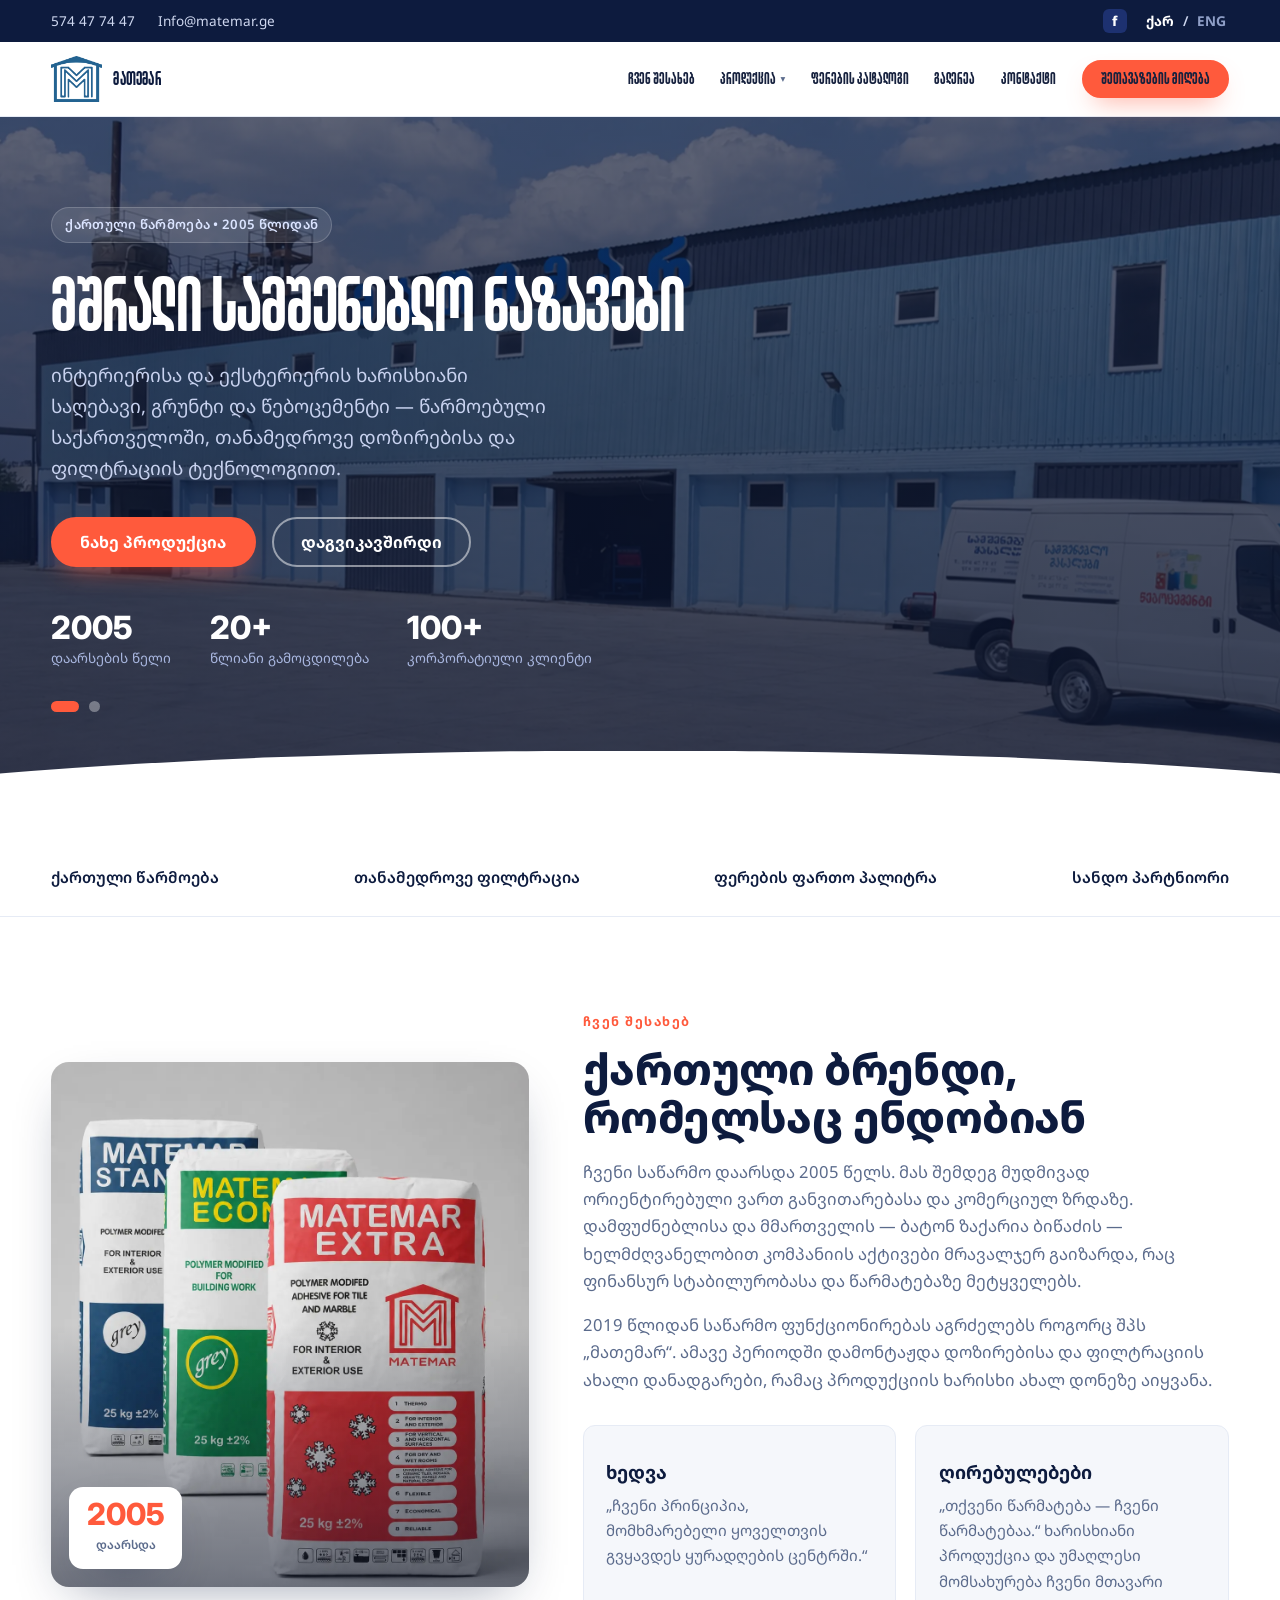
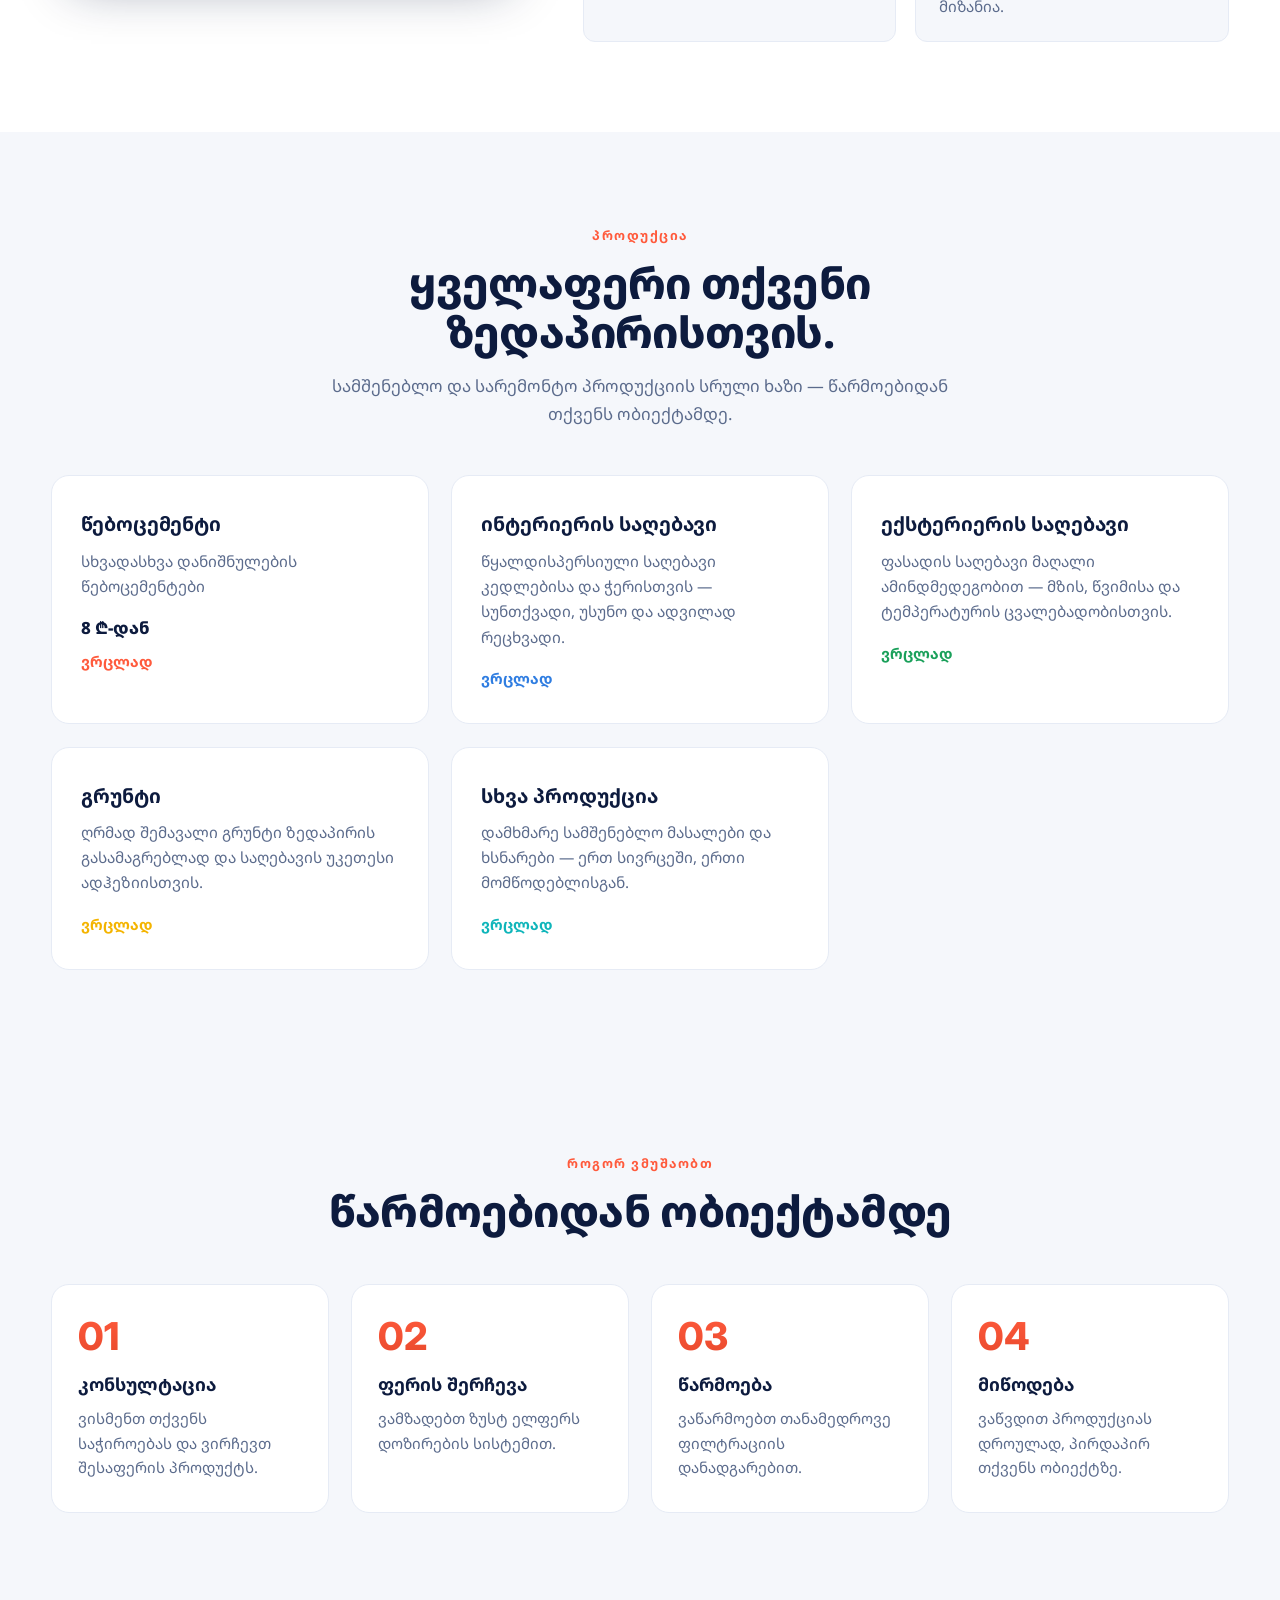
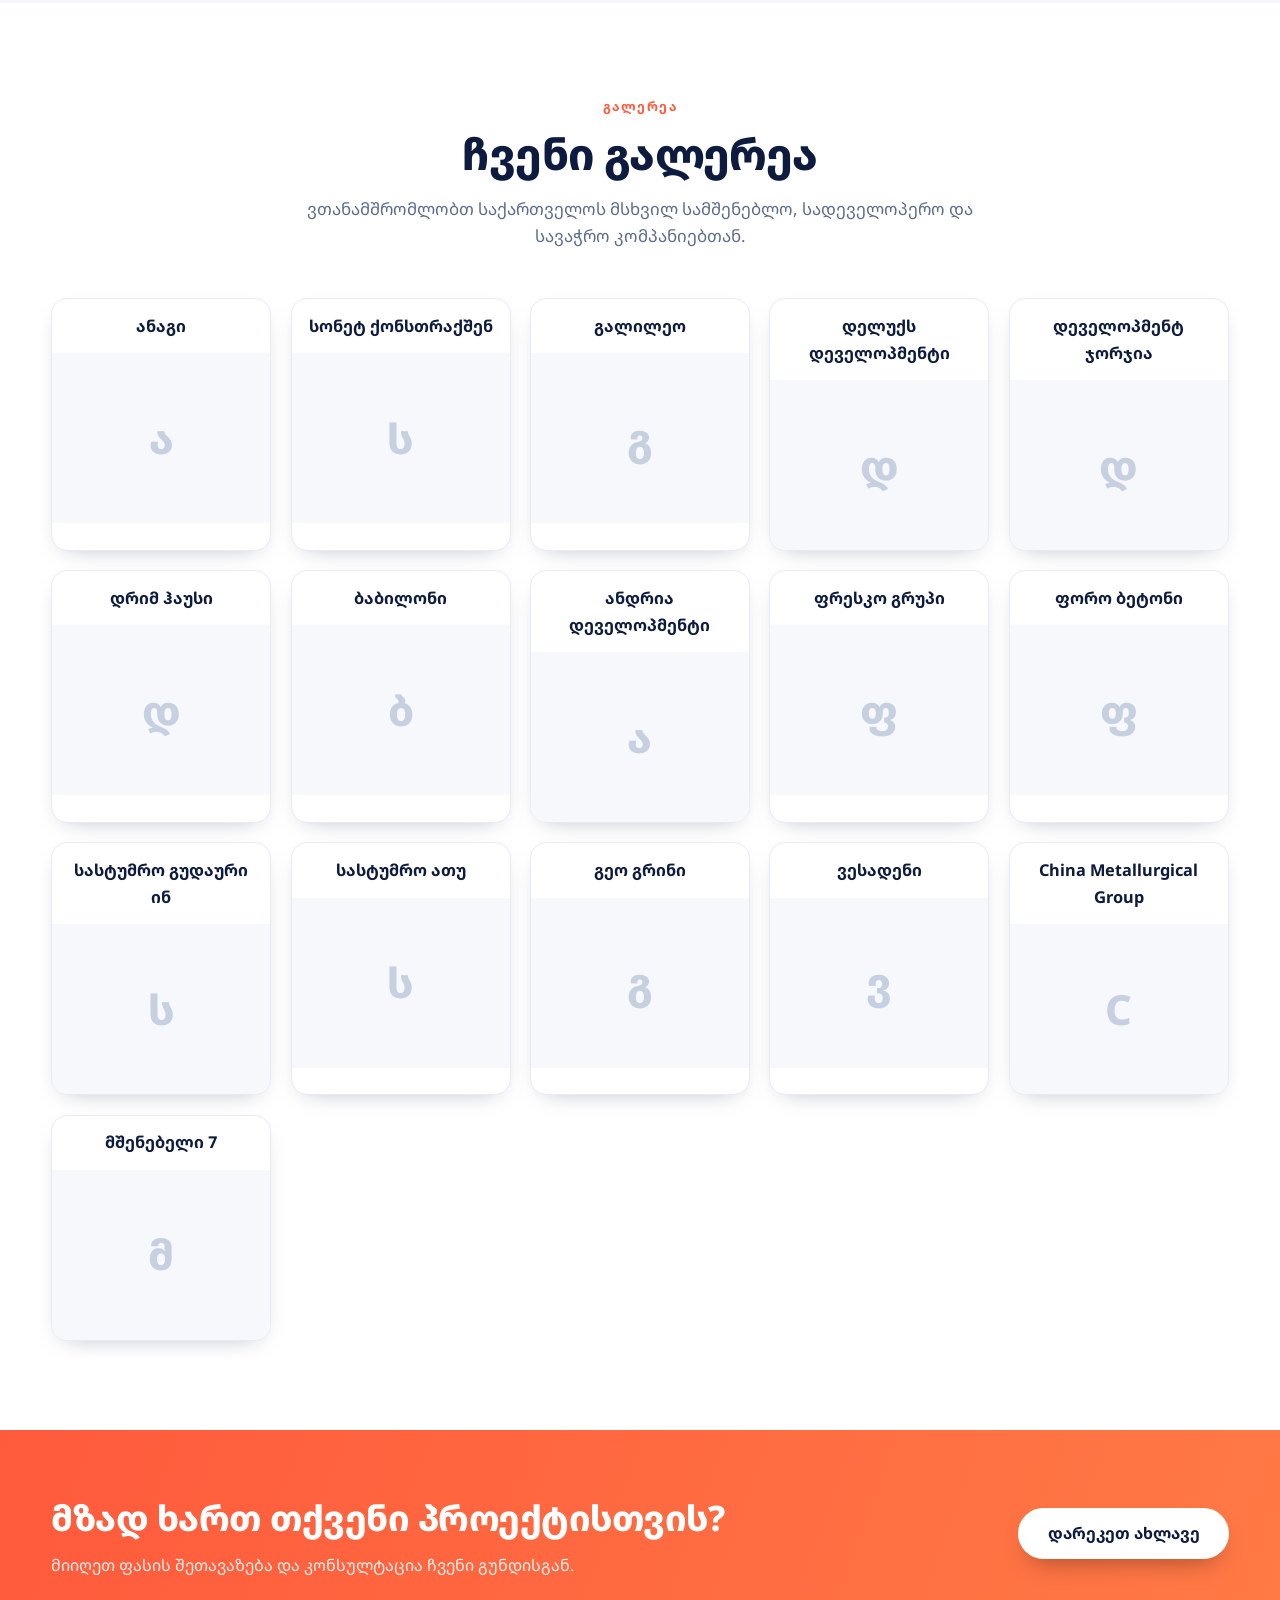
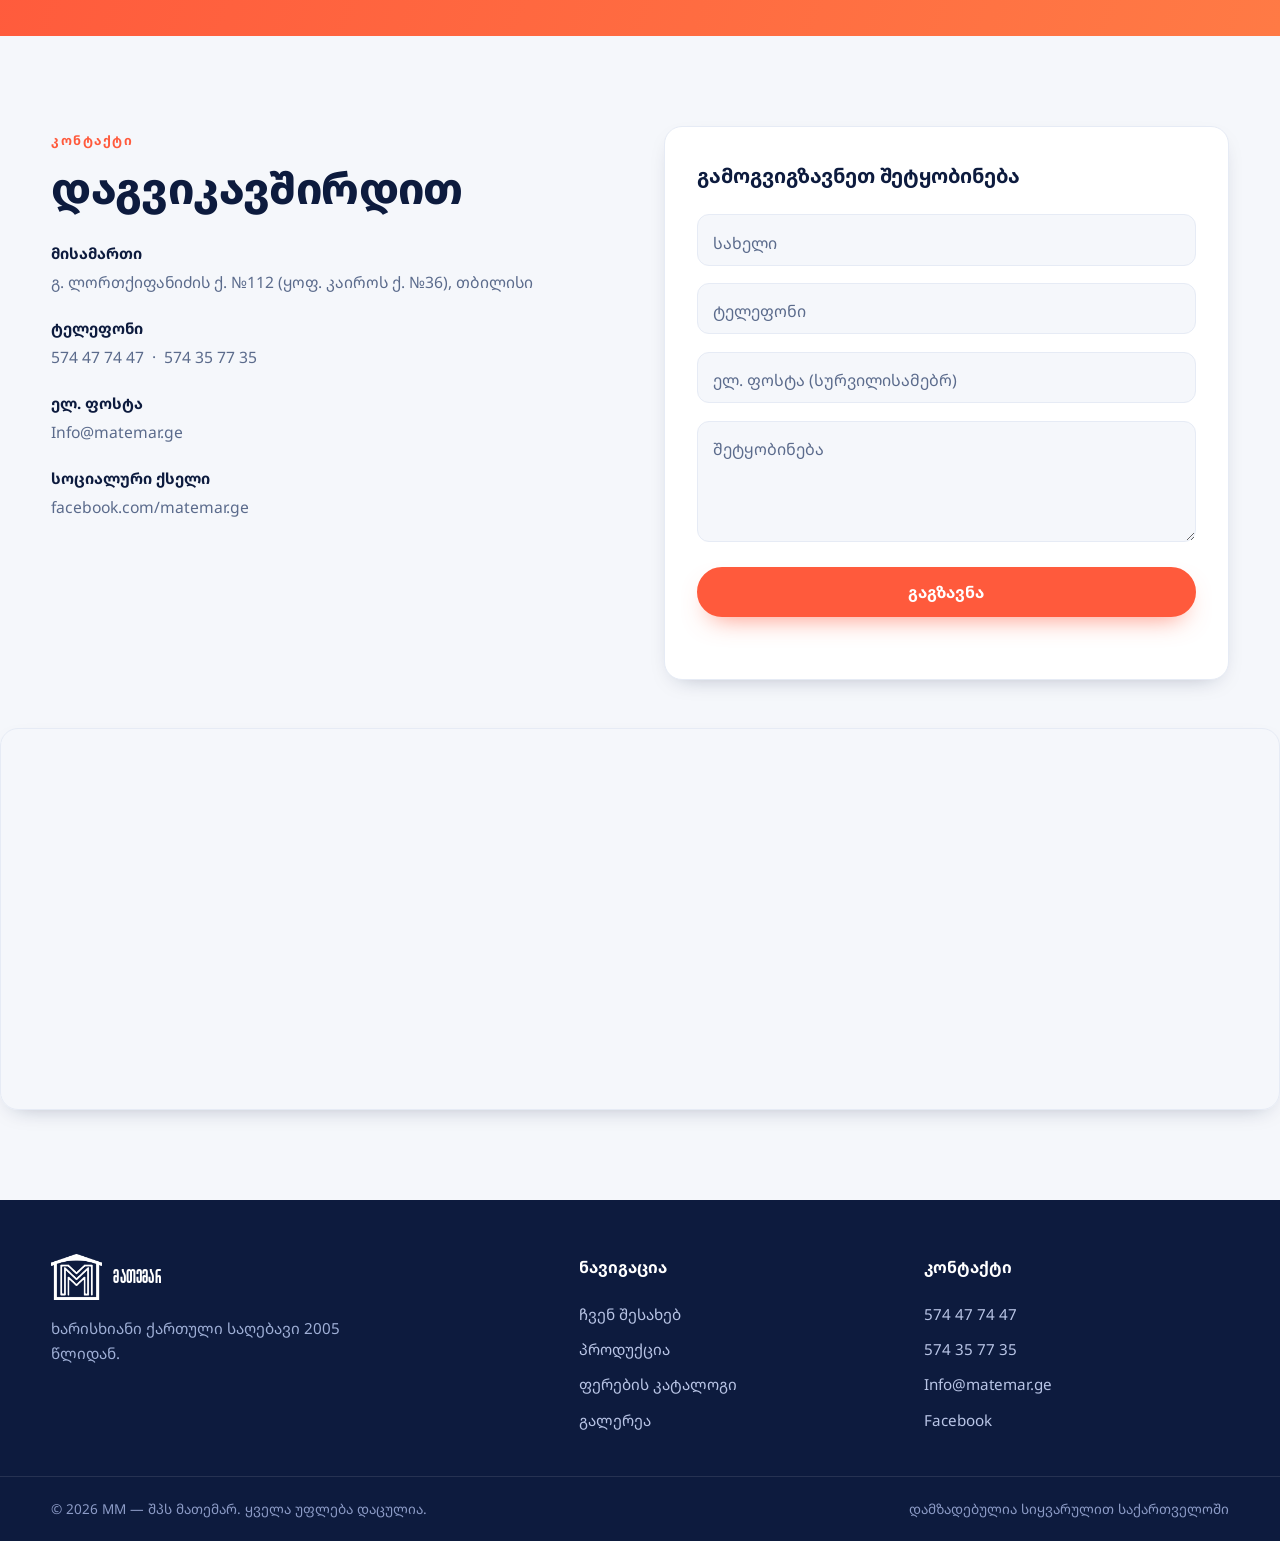
<file: index.html>
<!DOCTYPE html>
<html lang="ka">
<head>
  <meta charset="UTF-8" />
  <meta name="viewport" content="width=device-width, initial-scale=1.0" />
  <title>მათემარ — სარემონტო მასალები</title>
  <meta name="description" content="შპს მათემარ — საღებავების ქართული მწარმოებელი 2005 წლიდან. ინტერიერისა და ექსტერიერის საღებავი, გრუნტი, წებოცემენტი და ფერების კატალოგი. Matemar — Georgian paint manufacturer since 2005." />
  <meta name="keywords" content="მათემარ, matemar, საღებავი, paint Georgia, Tbilisi paint, ინტერიერის საღებავი, ექსტერიერის საღებავი, გრუნტი, წებოცემენტი" />
  <meta name="theme-color" content="#0d1b3e" />
  <meta name="google-site-verification" content="Fqoa4iBb0oe76447sRmeKRZ1xPJ2Bq_6P2Mer1EAq7A" />

  <!-- Open Graph -->
  <meta property="og:type" content="website" />
  <meta property="og:title" content="მათემარ — სარემონტო მასალები" />
  <meta property="og:description" content="ხარისხიანი ინტერიერისა და ექსტერიერის საღებავი, გრუნტი და წებოცემენტი. 2005 წლიდან." />
  <meta property="og:locale" content="ka_GE" />
  <meta property="og:url" content="https://matemar.ge/" />

  <link rel="preconnect" href="https://fonts.googleapis.com" />
  <link rel="preconnect" href="https://fonts.gstatic.com" crossorigin />
  <link href="https://fonts.googleapis.com/css2?family=Google+Sans:wght@400;500;700&family=Inter:wght@400;500;600;700;800&family=Noto+Sans+Georgian:wght@400;500;700&display=swap" rel="stylesheet" />
  <link rel="stylesheet" href="styles.css" />
  <link rel="icon" type="image/png" href="logo-mark.png" />

  <!-- Structured data for local business / SEO -->
  <script type="application/ld+json">
  {
    "@context": "https://schema.org",
    "@type": "LocalBusiness",
    "name": "Matemar / მათემარ",
    "description": "Georgian manufacturer of interior and exterior paints, primers and tile adhesive since 2005.",
    "image": "https://matemar.ge/assets/img/og.jpg",
    "url": "https://matemar.ge/",
    "telephone": "+995574477447",
    "email": "Info@matemar.ge",
    "foundingDate": "2005",
    "address": {
      "@type": "PostalAddress",
      "streetAddress": "G. Lortkipanidze St. №112 (former Cairo St. №36)",
      "addressLocality": "Tbilisi",
      "addressCountry": "GE"
    },
    "geo": {
      "@type": "GeoCoordinates",
      "latitude": 41.6796722,
      "longitude": 44.8901164
    }
  }
  </script>
</head>
<body>

  <!-- ===== Top bar ===== -->
  <div class="topbar">
    <div class="container topbar__inner">
      <div class="topbar__contacts">
        <a class="js-tel1" href="tel:+995574477447"><span class="js-phone1">574 47 74 47</span></a>
        <a class="js-mail" href="mailto:Info@matemar.ge"><span class="js-email">Info@matemar.ge</span></a>
      </div>
      <div class="topbar__right">
        <a class="topbar__social js-fb" href="https://facebook.com/matemar.ge" target="_blank" rel="noopener" aria-label="Facebook">f</a>
        <div class="lang" id="lang">
          <button class="lang__btn is-active" data-lang="ka">ქარ</button>
          <span>/</span>
          <button class="lang__btn" data-lang="en">ENG</button>
        </div>
      </div>
    </div>
  </div>

  <!-- ===== Header / Nav ===== -->
  <header class="header" id="header">
    <div class="container header__inner">
      <a href="#home" class="brand" aria-label="Matemar">
        <img class="brand__logo" src="logo-mark.png" alt="Matemar" width="51" height="46" />
        <span class="brand__text">
          <strong data-ka="მათემარ" data-en="MATEMAR">მათემარ</strong>
          <small data-ka="საღებავების მწარმოებელი" data-en="PAINT MANUFACTURER">საღებავების მწარმოებელი</small>
        </span>
      </a>

      <nav class="nav" id="nav">
        <a href="#about" data-key="nav.about" data-ka="ჩვენ შესახებ" data-en="About">ჩვენ შესახებ</a>
        <div class="nav__dd" id="productsDd">
          <a href="#products" class="nav__dd-toggle" data-key="nav.products" data-ka="პროდუქცია" data-en="Products">პროდუქცია</a>
          <span class="nav__caret" aria-hidden="true">▾</span>
          <div class="nav__menu" id="productsMenu"></div>
        </div>
        <a href="colors.html" data-key="nav.colors" data-ka="ფერები" data-en="Colors">ფერები</a>
        <a href="#clients" data-key="nav.clients" data-ka="კლიენტები" data-en="Clients">კლიენტები</a>
        <a href="#contact" data-key="nav.contact" data-ka="კონტაქტი" data-en="Contact">კონტაქტი</a>
        <a href="#contact" class="btn btn--sm nav__cta" data-key="nav.cta" data-ka="შეთავაზების მიღება" data-en="Get a quote">შეთავაზების მიღება</a>
      </nav>

      <button class="burger" id="burger" aria-label="Menu" aria-expanded="false">
        <span></span><span></span><span></span>
      </button>
    </div>
  </header>

  <!-- ===== Hero ===== -->
  <section class="hero" id="home">
    <div class="hero__paint" aria-hidden="true"></div>
    <div class="hero__slides" id="heroSlides" aria-hidden="true"></div>
    <div class="container hero__inner">
      <div class="hero__content">
        <span class="eyebrow" data-key="hero.eyebrow" data-ka="ქართული წარმოება • 2005 წლიდან" data-en="Georgian manufacturing • since 2005">ქართული წარმოება • 2005 წლიდან</span>
        <h1 class="hero__title">
          <span id="heroTitleMain" data-ka="ფერი, რომელიც" data-en="Color that">ფერი, რომელიც</span>
          <span class="hero__accent" id="heroTitleAccent" data-ka="რჩება" data-en="lasts">რჩება</span>
        </h1>
        <p class="hero__lead" id="heroLead" data-ka="ინტერიერისა და ექსტერიერის ხარისხიანი საღებავი, გრუნტი და წებოცემენტი — წარმოებული საქართველოში, თანამედროვე დოზირებისა და ფილტრაციის ტექნოლოგიით." data-en="High-quality interior and exterior paints, primers and tile adhesive — produced in Georgia with modern dosing and filtration technology.">
          ინტერიერისა და ექსტერიერის ხარისხიანი საღებავი, გრუნტი და წებოცემენტი — წარმოებული საქართველოში, თანამედროვე დოზირებისა და ფილტრაციის ტექნოლოგიით.
        </p>
        <div class="hero__actions">
          <a href="#products" class="btn" data-ka="ნახე პროდუქცია" data-en="View products">ნახე პროდუქცია</a>
          <a href="tel:+995574477447" class="btn btn--ghost js-tel1" data-ka="დაგვიკავშირდი" data-en="Contact us">დაგვიკავშირდი</a>
        </div>

        <div class="hero__stats">
          <div class="stat">
            <strong data-key="stats.v1" data-ka="2005" data-en="2005">2005</strong>
            <span data-key="stats.l1" data-ka="დაარსების წელი" data-en="Established">დაარსების წელი</span>
          </div>
          <div class="stat">
            <strong data-key="stats.v2" data-ka="20+" data-en="20+">20+</strong>
            <span data-key="stats.l2" data-ka="წლიანი გამოცდილება" data-en="Years of experience">წლიანი გამოცდილება</span>
          </div>
          <div class="stat">
            <strong data-key="stats.v3" data-ka="50+" data-en="50+">50+</strong>
            <span data-key="stats.l3" data-ka="კორპორატიული კლიენტი" data-en="Corporate clients">კორპორატიული კლიენტი</span>
          </div>
        </div>
        <div class="hero__dots" id="heroDots"></div>
      </div>
    </div>
    <div class="hero__wave" aria-hidden="true"></div>
  </section>

  <!-- ===== Trust strip ===== -->
  <section class="trust">
    <div class="container trust__inner">
      <span class="trust__item" data-key="trust.i1" data-ka="ქართული წარმოება" data-en="Made in Georgia">ქართული წარმოება</span>
      <span class="trust__item" data-key="trust.i2" data-ka="თანამედროვე ფილტრაცია" data-en="Modern filtration">თანამედროვე ფილტრაცია</span>
      <span class="trust__item" data-key="trust.i3" data-ka="ფერების ფართო პალიტრა" data-en="Wide color palette">ფერების ფართო პალიტრა</span>
      <span class="trust__item" data-key="trust.i4" data-ka="სანდო პარტნიორი" data-en="Trusted partner">სანდო პარტნიორი</span>
    </div>
  </section>

  <!-- ===== About ===== -->
  <section class="section about" id="about">
    <div class="container about__grid">
      <div class="about__media">
        <div class="about__img" id="aboutImg">
          <div class="about__badge">
            <strong>2005</strong>
            <span data-ka="დაარსდა" data-en="Founded">დაარსდა</span>
          </div>
          <div class="about__palette" aria-hidden="true">
            <span style="--c:#ff5a3c"></span>
            <span style="--c:#f4b400"></span>
            <span style="--c:#1aa05a"></span>
            <span style="--c:#2f7de1"></span>
            <span style="--c:#8a4dd6"></span>
          </div>
        </div>
      </div>
      <div class="about__content">
        <span class="kicker" data-key="about.kicker" data-ka="ჩვენ შესახებ" data-en="About us">ჩვენ შესახებ</span>
        <h2 class="section__title" data-key="about.title" data-ka="ქართული ბრენდი, რომელსაც ენდობიან" data-en="A Georgian brand people trust">ქართული ბრენდი, რომელსაც ენდობიან</h2>
        <p id="aboutP1" data-ka="ჩვენი საწარმო დაარსდა 2005 წელს. მას შემდეგ მუდმივად ორიენტირებული ვართ განვითარებასა და კომერციულ ზრდაზე. დამფუძნებლისა და მმართველის — ბატონ ზაქარია ბიწაძის — ხელმძღვანელობით კომპანიის აქტივები მრავალჯერ გაიზარდა, რაც ფინანსურ სტაბილურობასა და წარმატებაზე მეტყველებს." data-en="Our enterprise was founded in 2005. Since then we have been consistently focused on development and commercial growth. Under the leadership of founder and managing director Mr. Zakaria Bitsadze, the company's assets have multiplied many times over — a clear sign of financial stability and success.">
          ჩვენი საწარმო დაარსდა 2005 წელს. მას შემდეგ მუდმივად ორიენტირებული ვართ განვითარებასა და კომერციულ ზრდაზე. დამფუძნებლისა და მმართველის — ბატონ ზაქარია ბიწაძის — ხელმძღვანელობით კომპანიის აქტივები მრავალჯერ გაიზარდა, რაც ფინანსურ სტაბილურობასა და წარმატებაზე მეტყველებს.
        </p>
        <p id="aboutP2" data-ka="2019 წლიდან საწარმო ფუნქციონირებას აგრძელებს როგორც შპს „მათემარ“. ამავე პერიოდში დამონტაჟდა დოზირებისა და ფილტრაციის ახალი დანადგარები, რამაც პროდუქციის ხარისხი ახალ დონეზე აიყვანა." data-en="Since 2019 the enterprise has operated as LLC “Matemar”. During the same period we installed new dosing and filtration equipment, taking product quality to a new level.">
          2019 წლიდან საწარმო ფუნქციონირებას აგრძელებს როგორც შპს „მათემარ“. ამავე პერიოდში დამონტაჟდა დოზირებისა და ფილტრაციის ახალი დანადგარები, რამაც პროდუქციის ხარისხი ახალ დონეზე აიყვანა.
        </p>

        <div class="vv">
          <div class="vv__card">
            <h3 data-key="about.visionTitle" data-ka="ხედვა" data-en="Vision">ხედვა</h3>
            <p id="visionText" data-ka="„ჩვენი პრინციპია, მომხმარებელი ყოველთვის გვყავდეს ყურადღების ცენტრში.“" data-en="“Our principle is to always keep the customer at the center of attention.”">„ჩვენი პრინციპია, მომხმარებელი ყოველთვის გვყავდეს ყურადღების ცენტრში.“</p>
          </div>
          <div class="vv__card">
            <h3 data-key="about.valuesTitle" data-ka="ღირებულებები" data-en="Values">ღირებულებები</h3>
            <p id="valuesText" data-ka="„თქვენი წარმატება — ჩვენი წარმატებაა.“ ხარისხიანი პროდუქცია და უმაღლესი მომსახურება ჩვენი მთავარი მიზანია." data-en="“Your success is our success.” Quality products and excellent service are our primary goal.">„თქვენი წარმატება — ჩვენი წარმატებაა.“ ხარისხიანი პროდუქცია და უმაღლესი მომსახურება ჩვენი მთავარი მიზანია.</p>
          </div>
        </div>
      </div>
    </div>
  </section>

  <!-- ===== Products ===== -->
  <section class="section products" id="products">
    <div class="container">
      <div class="section__head">
        <span class="kicker" data-key="products.kicker" data-ka="პროდუქცია" data-en="Products">პროდუქცია</span>
        <h2 class="section__title" data-key="products.title" data-ka="ყველაფერი თქვენი ზედაპირისთვის" data-en="Everything for your surface">ყველაფერი თქვენი ზედაპირისთვის</h2>
        <p class="section__sub" data-key="products.sub" data-ka="სამშენებლო და სარემონტო პროდუქციის სრული ხაზი — წარმოებიდან თქვენს ობიექტამდე." data-en="A full line of construction and renovation products — from our facility straight to your project.">სამშენებლო და სარემონტო პროდუქციის სრული ხაზი — წარმოებიდან თქვენს ობიექტამდე.</p>
      </div>

      <div class="products__grid" id="productsGrid">
        <article class="pcard" style="--accent:#2f7de1">
          <h3 data-ka="ინტერიერის საღებავი" data-en="Interior paint">ინტერიერის საღებავი</h3>
          <p data-ka="წყალდისპერსიული საღებავი კედლებისა და ჭერისთვის — სუნთქვადი, უსუნო და ადვილად დასაბანი." data-en="Water-based paint for walls and ceilings — breathable, odorless and easy to clean.">წყალდისპერსიული საღებავი კედლებისა და ჭერისთვის — სუნთქვადი, უსუნო და ადვილად დასაბანი.</p>
        </article>

        <article class="pcard" style="--accent:#1aa05a">
          <h3 data-ka="ექსტერიერის საღებავი" data-en="Exterior paint">ექსტერიერის საღებავი</h3>
          <p data-ka="ფასადის საღებავი მაღალი ამინდმედეგობით — მზის, წვიმისა და ტემპერატურის ცვალებადობისთვის." data-en="Façade paint with high weather resistance — built for sun, rain and temperature swings.">ფასადის საღებავი მაღალი ამინდმედეგობით — მზის, წვიმისა და ტემპერატურის ცვალებადობისთვის.</p>
        </article>

        <article class="pcard" style="--accent:#f4b400">
          <h3 data-ka="გრუნტი" data-en="Primer">გრუნტი</h3>
          <p data-ka="ღრმად შემავალი გრუნტი ზედაპირის გასამაგრებლად და საღებავის უკეთესი ადჰეზიისთვის." data-en="Deep-penetrating primer that strengthens the surface and improves paint adhesion.">ღრმად შემავალი გრუნტი ზედაპირის გასამაგრებლად და საღებავის უკეთესი ადჰეზიისთვის.</p>
        </article>

        <article class="pcard" style="--accent:#ff5a3c">
          <h3 data-ka="წებოცემენტი" data-en="Tile adhesive">წებოცემენტი</h3>
          <p data-ka="ფილისა და კერამიკული ფილების საიმედო წებოცემენტი მაღალი შეჭიდულობით." data-en="Reliable adhesive cement for tiles and ceramics with strong bonding strength.">ფილისა და კერამიკული ფილების საიმედო წებოცემენტი მაღალი შეჭიდულობით.</p>
        </article>

        <article class="pcard" style="--accent:#8a4dd6">
          <h3 data-ka="ფერების კატალოგი" data-en="Color catalog">ფერების კატალოგი</h3>
          <p data-ka="ასობით ელფერი — ვამზადებთ თქვენთვის სასურველ ფერს ზუსტი დოზირების სისტემით." data-en="Hundreds of shades — we mix the exact color you want with our precise tinting system.">ასობით ელფერი — ვამზადებთ თქვენთვის სასურველ ფერს ზუსტი დოზირების სისტემით.</p>
        </article>

        <article class="pcard" style="--accent:#0fb5ba">
          <h3 data-ka="სხვა პროდუქცია" data-en="Other products">სხვა პროდუქცია</h3>
          <p data-ka="დამხმარე სამშენებლო მასალები და ხსნარები — ერთ სივრცეში, ერთი მომწოდებლისგან." data-en="Auxiliary construction materials and solutions — all in one place, from a single supplier.">დამხმარე სამშენებლო მასალები და ხსნარები — ერთ სივრცეში, ერთი მომწოდებლისგან.</p>
        </article>
      </div>
    </div>
  </section>

  <!-- ===== Process ===== -->
  <section class="section process">
    <div class="container">
      <div class="section__head">
        <span class="kicker" data-key="process.kicker" data-ka="როგორ ვმუშაობთ" data-en="How we work">როგორ ვმუშაობთ</span>
        <h2 class="section__title" data-key="process.title" data-ka="წარმოებიდან ობიექტამდე" data-en="From production to your site">წარმოებიდან ობიექტამდე</h2>
      </div>
      <div class="steps">
        <div class="step">
          <span class="step__num">01</span>
          <h3 data-key="process.s1t" data-ka="კონსულტაცია" data-en="Consultation">კონსულტაცია</h3>
          <p data-key="process.s1d" data-ka="ვისმენთ თქვენს საჭიროებას და ვირჩევთ შესაფერის პროდუქტს." data-en="We listen to your needs and choose the right product.">ვისმენთ თქვენს საჭიროებას და ვირჩევთ შესაფერის პროდუქტს.</p>
        </div>
        <div class="step">
          <span class="step__num">02</span>
          <h3 data-key="process.s2t" data-ka="ფერის შერჩევა" data-en="Color selection">ფერის შერჩევა</h3>
          <p data-key="process.s2d" data-ka="ვამზადებთ ზუსტ ელფერს დოზირების სისტემით." data-en="We mix the exact shade with our tinting system.">ვამზადებთ ზუსტ ელფერს დოზირების სისტემით.</p>
        </div>
        <div class="step">
          <span class="step__num">03</span>
          <h3 data-key="process.s3t" data-ka="წარმოება" data-en="Production">წარმოება</h3>
          <p data-key="process.s3d" data-ka="ვაწარმოებთ თანამედროვე ფილტრაციის დანადგარებით." data-en="We produce using modern filtration equipment.">ვაწარმოებთ თანამედროვე ფილტრაციის დანადგარებით.</p>
        </div>
        <div class="step">
          <span class="step__num">04</span>
          <h3 data-key="process.s4t" data-ka="მიწოდება" data-en="Delivery">მიწოდება</h3>
          <p data-key="process.s4d" data-ka="ვაწვდით პროდუქციას დროულად, პირდაპირ თქვენს ობიექტზე." data-en="We deliver on time, straight to your project.">ვაწვდით პროდუქციას დროულად, პირდაპირ თქვენს ობიექტზე.</p>
        </div>
      </div>
    </div>
  </section>

  <!-- ===== Clients ===== -->
  <section class="section clients" id="clients">
    <div class="container">
      <div class="section__head">
        <span class="kicker" data-key="clients.kicker" data-ka="კლიენტები & პარტნიორები" data-en="Clients & partners">კლიენტები & პარტნიორები</span>
        <h2 class="section__title" data-key="clients.title" data-ka="გვენდობიან წამყვანი კომპანიები" data-en="Trusted by leading companies">გვენდობიან წამყვანი კომპანიები</h2>
        <p class="section__sub" data-key="clients.sub" data-ka="ვთანამშრომლობთ საქართველოს მსხვილ სამშენებლო, სადეველოპერო და სავაჭრო კომპანიებთან." data-en="We work with Georgia's largest construction, development and retail companies.">ვთანამშრომლობთ საქართველოს მსხვილ სამშენებლო, სადეველოპერო და სავაჭრო კომპანიებთან.</p>
      </div>
      <div class="gallery-grid" id="clientLogos"></div>
    </div>
  </section>

  <!-- ===== CTA ===== -->
  <section class="cta">
    <div class="container cta__inner">
      <div>
        <h2 data-key="cta.title" data-ka="მზად ხართ თქვენი პროექტისთვის?" data-en="Ready to start your project?">მზად ხართ თქვენი პროექტისთვის?</h2>
        <p data-key="cta.text" data-ka="მიიღეთ ფასის შეთავაზება და კონსულტაცია ჩვენი გუნდისგან." data-en="Get a price quote and a consultation from our team.">მიიღეთ ფასის შეთავაზება და კონსულტაცია ჩვენი გუნდისგან.</p>
      </div>
      <a href="tel:+995574477447" class="btn btn--light" data-key="cta.btn" data-ka="დარეკეთ ახლავე" data-en="Call now">დარეკეთ ახლავე</a>
    </div>
  </section>

  <!-- ===== Contact ===== -->
  <section class="section contact" id="contact">
    <div class="container contact__grid">
      <div class="contact__info">
        <span class="kicker" data-key="contact.kicker" data-ka="კონტაქტი" data-en="Contact">კონტაქტი</span>
        <h2 class="section__title" data-key="contact.title" data-ka="დაგვიკავშირდით" data-en="Get in touch">დაგვიკავშირდით</h2>

        <ul class="contact__list">
          <li>
            <div>
              <strong data-ka="მისამართი" data-en="Address">მისამართი</strong>
              <span id="contactAddress" data-ka="გ. ლორთქიფანიძის ქ. №112 (ყოფ. კაიროს ქ. №36), თბილისი" data-en="G. Lortkipanidze St. №112 (former Cairo St. №36), Tbilisi">გ. ლორთქიფანიძის ქ. №112 (ყოფ. კაიროს ქ. №36), თბილისი</span>
            </div>
          </li>
          <li>
            <div>
              <strong data-ka="ტელეფონი" data-en="Phone">ტელეფონი</strong>
              <span><a class="js-tel1" href="tel:+995574477447"><span class="js-phone1">574 47 74 47</span></a> &nbsp;·&nbsp; <a class="js-tel2" href="tel:+995574357735"><span class="js-phone2">574 35 77 35</span></a></span>
            </div>
          </li>
          <li>
            <div>
              <strong data-ka="ელ. ფოსტა" data-en="Email">ელ. ფოსტა</strong>
              <span><a class="js-mail" href="mailto:Info@matemar.ge"><span class="js-email">Info@matemar.ge</span></a></span>
            </div>
          </li>
          <li>
            <div>
              <strong data-ka="სოციალური ქსელი" data-en="Social">სოციალური ქსელი</strong>
              <span><a class="js-fb" href="https://facebook.com/matemar.ge" target="_blank" rel="noopener">facebook.com/matemar.ge</a></span>
            </div>
          </li>
        </ul>
      </div>

      <div class="contact__form-wrap">
        <form class="contact__form" id="contactForm" novalidate>
          <h3 data-key="contact.formHeading" data-ka="გამოგვიგზავნეთ შეტყობინება" data-en="Send us a message">გამოგვიგზავნეთ შეტყობინება</h3>
          <div class="field">
            <input type="text" id="name" name="name" required placeholder=" " />
            <label for="name" data-ka="სახელი" data-en="Name">სახელი</label>
          </div>
          <div class="field">
            <input type="tel" id="phone" name="phone" required placeholder=" " />
            <label for="phone" data-ka="ტელეფონი" data-en="Phone">ტელეფონი</label>
          </div>
          <div class="field">
            <input type="email" id="email" name="email" placeholder=" " />
            <label for="email" data-ka="ელ. ფოსტა (სურვილისამებრ)" data-en="Email (optional)">ელ. ფოსტა (სურვილისამებრ)</label>
          </div>
          <div class="field">
            <textarea id="message" name="message" rows="4" placeholder=" "></textarea>
            <label for="message" data-ka="შეტყობინება" data-en="Message">შეტყობინება</label>
          </div>
          <button type="submit" class="btn btn--full" data-ka="გაგზავნა" data-en="Send">გაგზავნა</button>
          <p class="form__hint" id="formHint" role="status" aria-live="polite"></p>
        </form>
      </div>
    </div>

    <div class="map">
      <iframe
        title="Matemar location"
        src="https://www.google.com/maps?q=41.6796722,44.8901164&z=16&output=embed"
        width="100%" height="380" style="border:0;" loading="lazy" referrerpolicy="no-referrer-when-downgrade"></iframe>
    </div>
  </section>

  <!-- ===== Footer ===== -->
  <footer class="footer">
    <div class="container footer__inner">
      <div class="footer__brand">
        <a href="#home" class="brand brand--light">
          <img class="brand__logo" src="logo-mark.png" alt="Matemar" width="51" height="46" />
          <span class="brand__text">
            <strong data-ka="მათემარ" data-en="MATEMAR">მათემარ</strong>
            <small data-ka="საღებავების მწარმოებელი" data-en="PAINT MANUFACTURER">საღებავების მწარმოებელი</small>
          </span>
        </a>
        <p data-ka="ხარისხიანი ქართული საღებავი 2005 წლიდან." data-en="Quality Georgian paint since 2005.">ხარისხიანი ქართული საღებავი 2005 წლიდან.</p>
      </div>

      <div class="footer__col">
        <h4 data-ka="ნავიგაცია" data-en="Navigation">ნავიგაცია</h4>
        <a href="#about" data-key="nav.about" data-ka="ჩვენ შესახებ" data-en="About">ჩვენ შესახებ</a>
        <a href="#products" data-key="nav.products" data-ka="პროდუქცია" data-en="Products">პროდუქცია</a>
        <a href="colors.html" data-key="nav.colors" data-ka="ფერები" data-en="Colors">ფერები</a>
        <a href="#clients" data-key="nav.clients" data-ka="კლიენტები" data-en="Clients">კლიენტები</a>
      </div>

      <div class="footer__col">
        <h4 data-ka="კონტაქტი" data-en="Contact">კონტაქტი</h4>
        <a class="js-tel1" href="tel:+995574477447"><span class="js-phone1">574 47 74 47</span></a>
        <a class="js-tel2" href="tel:+995574357735"><span class="js-phone2">574 35 77 35</span></a>
        <a class="js-mail" href="mailto:Info@matemar.ge"><span class="js-email">Info@matemar.ge</span></a>
        <a class="js-fb" href="https://facebook.com/matemar.ge" target="_blank" rel="noopener">Facebook</a>
      </div>
    </div>
    <div class="footer__bottom">
      <div class="container footer__bottom-inner">
        <span>© <span id="year">2026</span> MM — შპს მათემარ. <span data-ka="ყველა უფლება დაცულია." data-en="All rights reserved.">ყველა უფლება დაცულია.</span></span>
        <span data-ka="დამზადებულია სიყვარულით საქართველოში" data-en="Made with care in Georgia">დამზადებულია სიყვარულით საქართველოში</span>
      </div>
    </div>
  </footer>

  <a href="#home" class="to-top" id="toTop" aria-label="Back to top">↑</a>

  <script src="script.js"></script>
</body>
</html>
</file>
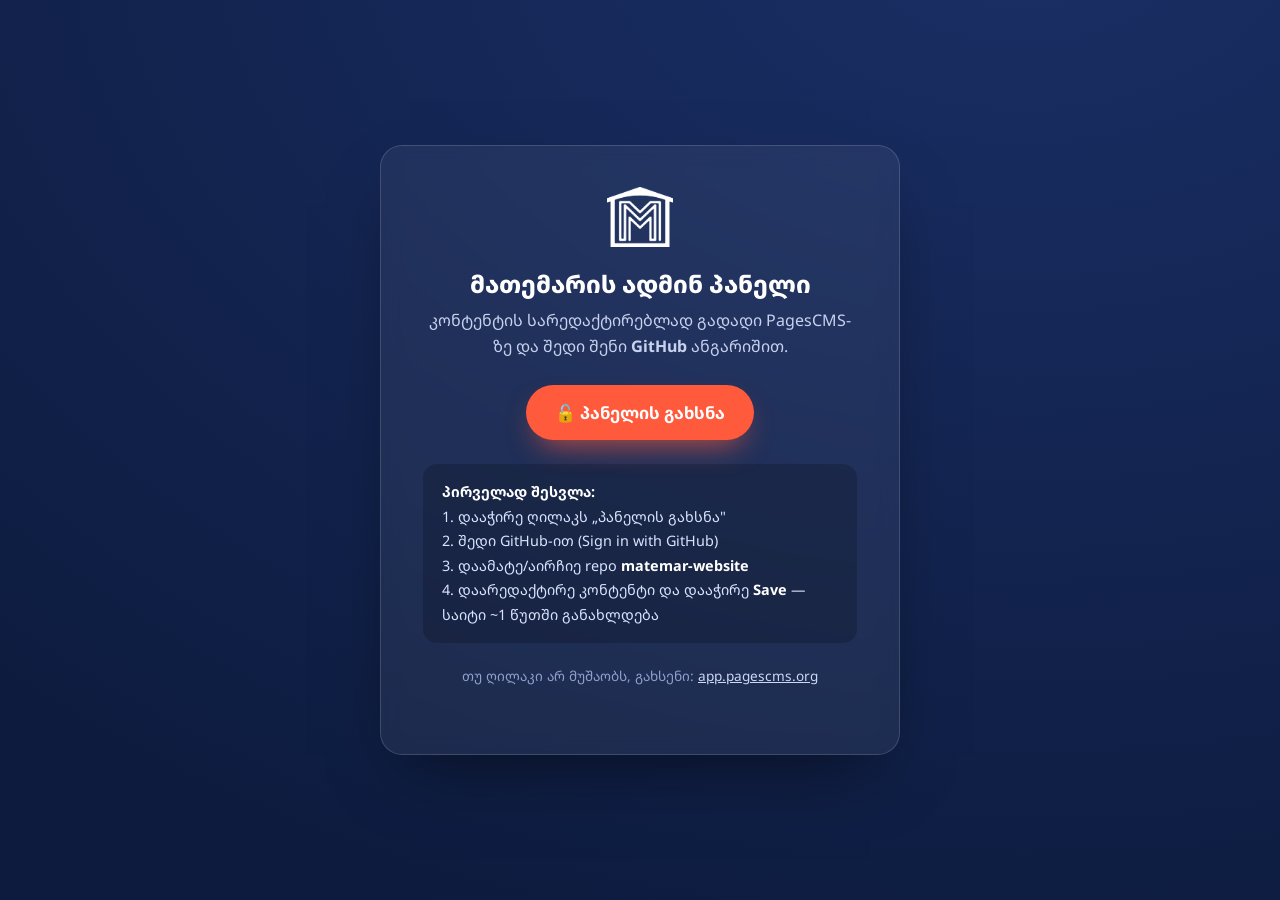
<file: admin/index.html>
<!DOCTYPE html>
<html lang="ka">
<head>
  <meta charset="UTF-8" />
  <meta name="viewport" content="width=device-width, initial-scale=1.0" />
  <title>Matemar — ადმინ პანელი</title>
  <link href="https://fonts.googleapis.com/css2?family=Inter:wght@400;600;700;800&family=Noto+Sans+Georgian:wght@400;600;700;800&display=swap" rel="stylesheet" />
  <style>
    *{box-sizing:border-box;margin:0;padding:0}
    body{font-family:"Noto Sans Georgian","Inter",system-ui,sans-serif;background:radial-gradient(120% 120% at 80% -10%,#1a2f66,#0d1b3e);color:#fff;min-height:100vh;display:grid;place-items:center;padding:1.5rem}
    .card{background:rgba(255,255,255,.06);border:1px solid rgba(255,255,255,.15);border-radius:22px;padding:2.6rem;max-width:520px;width:100%;text-align:center;box-shadow:0 30px 70px -30px rgba(0,0,0,.6);backdrop-filter:blur(10px)}
    .mark{width:64px;height:64px;border-radius:18px;background:linear-gradient(135deg,#13265a,#1a2f66);display:grid;place-items:center;margin:0 auto 1.3rem;position:relative}
    .mark b{font-family:"Inter",sans-serif;font-weight:800;font-size:1.6rem;letter-spacing:-1px}
    .mark i{position:absolute;top:-5px;right:-5px;width:18px;height:18px;border-radius:50%;background:#ff5a3c;border:3px solid #0d1b3e}
    h1{font-size:1.5rem;font-weight:800;margin-bottom:.5rem}
    p{color:#c8d2ef;font-size:1rem;line-height:1.6;margin-bottom:1.6rem}
    .btn{display:inline-flex;align-items:center;gap:.5rem;background:#ff5a3c;color:#fff;font-weight:700;font-family:inherit;padding:1rem 1.8rem;border-radius:999px;text-decoration:none;font-size:1.05rem;box-shadow:0 14px 30px -12px rgba(255,90,60,.8);transition:transform .2s}
    .btn:hover{transform:translateY(-2px)}
    .hint{margin-top:1.4rem;font-size:.85rem;color:#8fa0cc;line-height:1.6}
    .hint a{color:#cdd8f5}
    .steps{text-align:left;background:rgba(0,0,0,.18);border-radius:14px;padding:1rem 1.2rem;margin-top:1.5rem;font-size:.9rem;color:#dbe4ff;line-height:1.7}
    .steps b{color:#fff}
  </style>
</head>
<body>
  <div class="card">
    <img src="../logo-mark.png" alt="Matemar" style="width:66px;height:auto;margin:0 auto 1.3rem;display:block;filter:brightness(0) invert(1)" />
    <h1>მათემარის ადმინ პანელი</h1>
    <p>კონტენტის სარედაქტირებლად გადადი PagesCMS-ზე და შედი შენი <b>GitHub</b> ანგარიშით.</p>
    <a class="btn" id="openBtn" href="https://app.pagescms.org/lukaikoshvili2009-svg/matemar-website/main" target="_blank" rel="noopener">🔓 პანელის გახსნა</a>
    <div class="steps">
      <b>პირველად შესვლა:</b><br>
      1. დააჭირე ღილაკს „პანელის გახსნა"<br>
      2. შედი GitHub-ით (Sign in with GitHub)<br>
      3. დაამატე/აირჩიე repo <b>matemar-website</b><br>
      4. დაარედაქტირე კონტენტი და დააჭირე <b>Save</b> — საიტი ~1 წუთში განახლდება
    </div>
    <p class="hint" style="margin-top:1.4rem">თუ ღილაკი არ მუშაობს, გახსენი: <a href="https://app.pagescms.org/" target="_blank" rel="noopener">app.pagescms.org</a></p>
  </div>
</body>
</html>
</file>
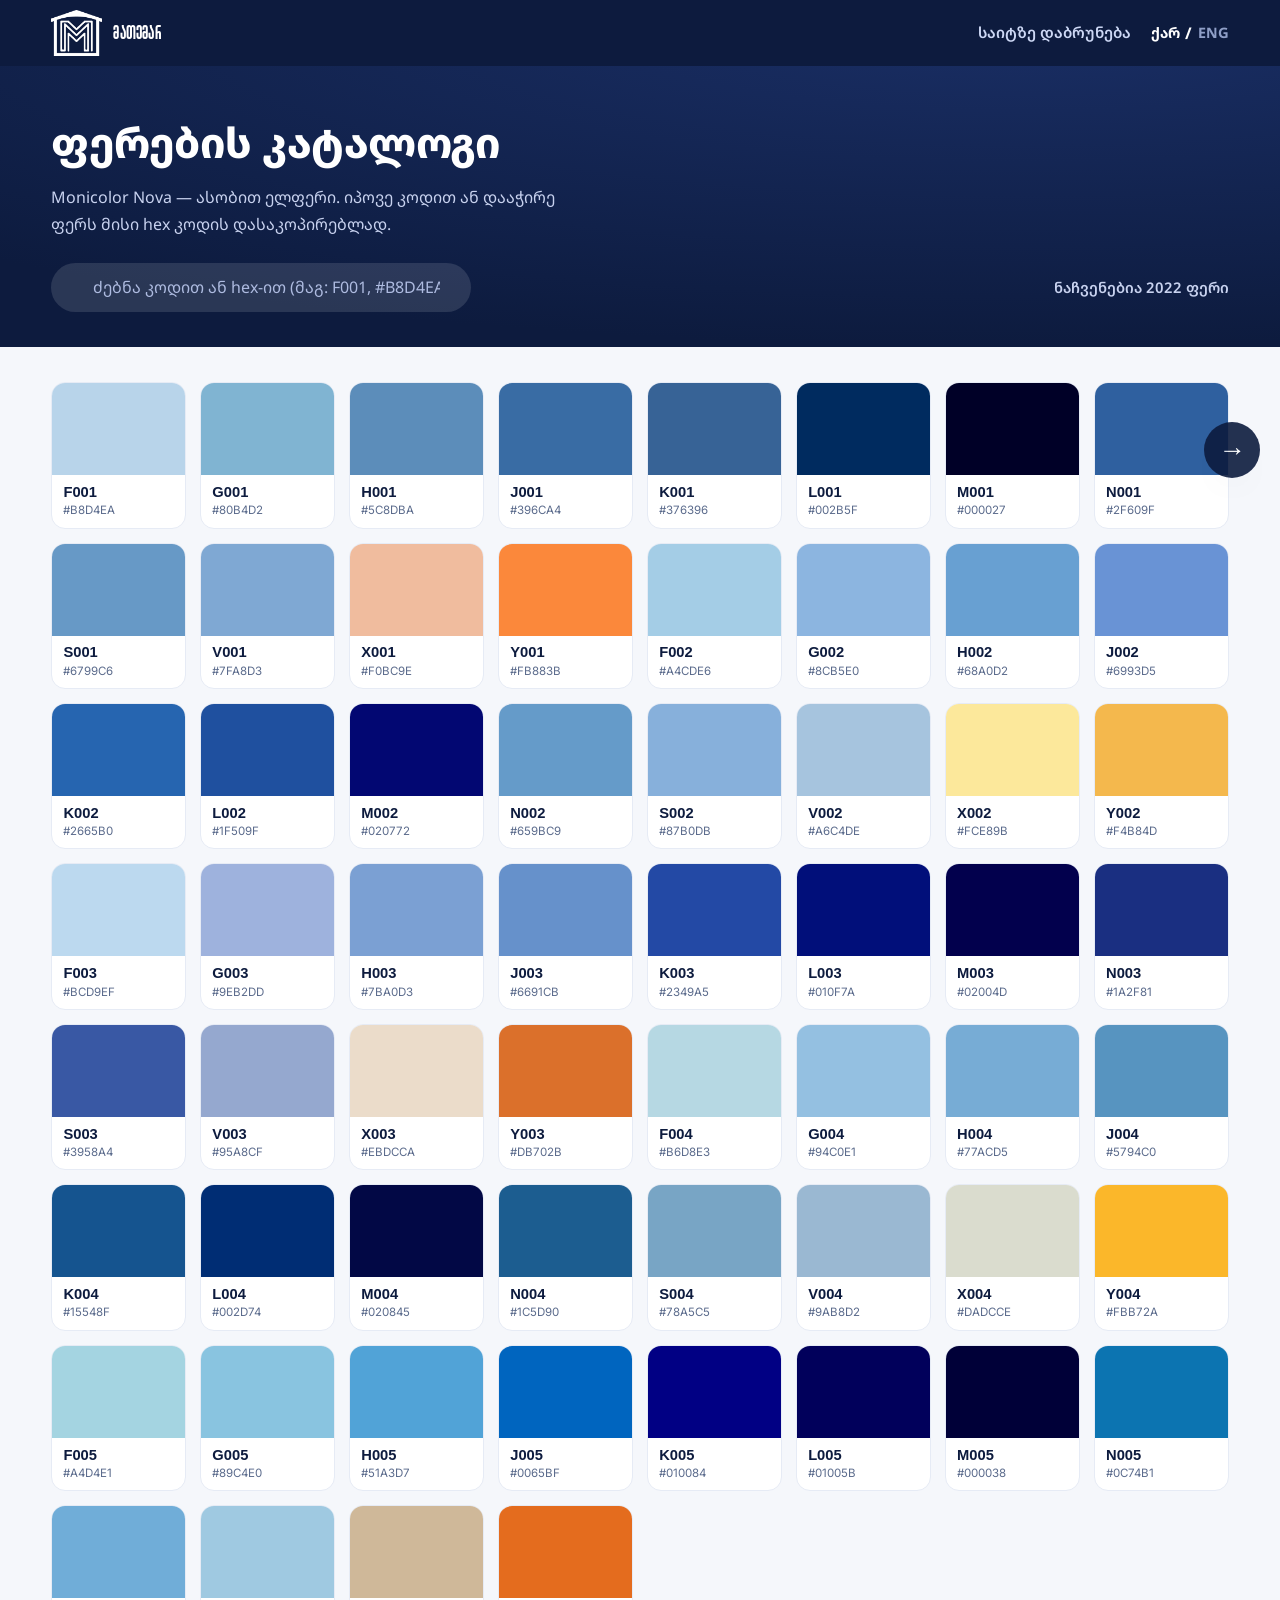
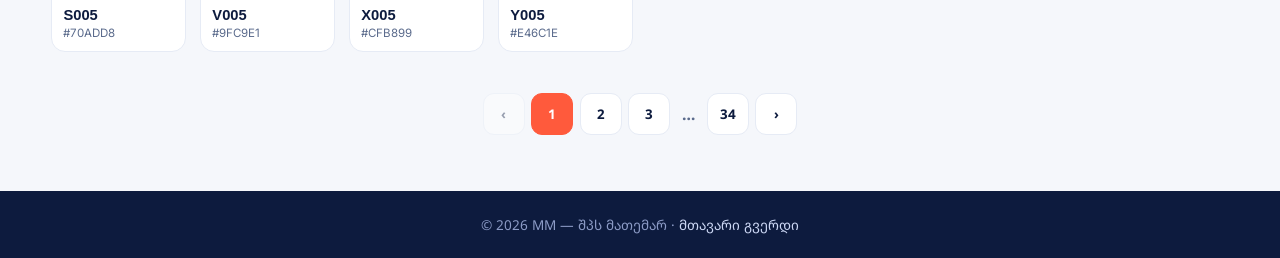
<file: colors.html>
<!DOCTYPE html>
<html lang="ka">
<head>
  <meta charset="UTF-8" />
  <meta name="viewport" content="width=device-width, initial-scale=1.0" />
  <title>ფერების კატალოგი — Monicolor Nova | Matemar</title>
  <meta name="description" content="მათემარის ფერების სრული კატალოგი — Monicolor Nova. ასობით ელფერი კოდებითა და hex მნიშვნელობებით." />
  <meta name="theme-color" content="#0d1b3e" />
  <link rel="preconnect" href="https://fonts.googleapis.com" />
  <link rel="preconnect" href="https://fonts.gstatic.com" crossorigin />
  <link href="https://fonts.googleapis.com/css2?family=Google+Sans:wght@400;500;700&family=Inter:wght@400;500;600;700;800&family=Noto+Sans+Georgian:wght@400;500;700&display=swap" rel="stylesheet" />
  <link rel="stylesheet" href="styles.css" />
  <link rel="icon" type="image/png" href="logo-mark.png" />
  <style>
    .cat-top{background:var(--navy);color:#fff;position:sticky;top:0;z-index:50}
    .cat-top__inner{display:flex;align-items:center;justify-content:space-between;height:66px;gap:1rem}
    .cat-top .brand__text strong{color:#fff}
    .cat-top .brand__text small{color:#8c9bc6}
    .cat-top__right{display:flex;align-items:center;gap:1.2rem}
    .cat-back{color:#cdd8f5;font-weight:600;font-size:.95rem;display:inline-flex;align-items:center;gap:.4rem;transition:color .2s}
    .cat-back:hover{color:#fff}
    .cat-lang{display:flex;align-items:center;gap:.35rem;font-weight:700}
    .cat-lang button{background:none;border:none;color:#8f9fc7;cursor:pointer;font-family:var(--ff);font-size:.9rem;font-weight:700}
    .cat-lang button.is-active{color:#fff}

    .cat-hero{background:radial-gradient(120% 120% at 80% -20%,#1a2f66,var(--navy));color:#fff;padding:2.6rem 0 2.2rem}
    .cat-hero h1{font-size:clamp(1.7rem,4vw,2.6rem);font-weight:800;letter-spacing:-.5px}
    .cat-hero p{color:#c8d2ef;margin-top:.5rem;max-width:60ch}
    .cat-tools{display:flex;flex-wrap:wrap;gap:1rem;align-items:center;justify-content:space-between;margin-top:1.6rem}
    .cat-search{position:relative;flex:1;min-width:240px;max-width:420px}
    .cat-search input{width:100%;padding:.85rem 1rem .85rem 2.6rem;border:none;border-radius:999px;font-family:var(--ff);font-size:1rem;background:rgba(255,255,255,.12);color:#fff}
    .cat-search input::placeholder{color:#aebbe0}
    .cat-search input:focus{outline:2px solid var(--orange);background:rgba(255,255,255,.18)}
    .cat-search .ico{position:absolute;left:.95rem;top:50%;transform:translateY(-50%);color:#aebbe0}
    .cat-count{color:#c8d2ef;font-size:.92rem;font-weight:600;white-space:nowrap}

    .cat-body{padding:2.2rem 0 3rem;background:var(--bg-soft);min-height:50vh}
    .color-grid{display:grid;grid-template-columns:repeat(auto-fill,minmax(132px,1fr));gap:14px}
    .color-card{border:1px solid var(--line);border-radius:14px;overflow:hidden;cursor:pointer;background:#fff;transition:transform .15s,box-shadow .15s;text-align:left}
    .color-card:hover{transform:translateY(-4px);box-shadow:var(--shadow)}
    .color-card .chip{height:92px;width:100%}
    .color-card .meta{padding:.55rem .7rem .65rem}
    .color-card .code{font-weight:700;color:var(--navy);font-size:.92rem;line-height:1.2}
    .color-card .hex{font-family:var(--ff-num);font-size:.72rem;color:var(--muted);text-transform:uppercase;margin-top:.1rem}

    .cat-empty{text-align:center;color:var(--muted);padding:3rem 1rem;font-size:1.05rem}
    .cat-loading{text-align:center;color:var(--muted);padding:3rem 1rem}

    .pagination{display:flex;flex-wrap:wrap;gap:.4rem;justify-content:center;align-items:center;margin:2.6rem 0 .5rem}
    .pagination button{min-width:42px;height:42px;padding:0 .6rem;border:1px solid var(--line);background:#fff;border-radius:11px;font-family:var(--ff);font-weight:700;color:var(--navy);cursor:pointer;transition:.15s}
    .pagination button:hover:not(:disabled):not(.active){border-color:var(--orange);color:var(--orange)}
    .pagination button.active{background:var(--orange);color:#fff;border-color:var(--orange);cursor:default}
    .pagination button:disabled{opacity:.4;cursor:default}
    .pagination .ellipsis{min-width:24px;text-align:center;color:var(--muted);font-weight:700}

    .toast{position:fixed;left:50%;bottom:28px;transform:translateX(-50%) translateY(20px);background:var(--navy);color:#fff;padding:.8rem 1.3rem;border-radius:999px;font-weight:600;box-shadow:var(--shadow);opacity:0;pointer-events:none;transition:.3s;z-index:80}
    .toast.show{opacity:1;transform:translateX(-50%) translateY(0)}

    .side-nav{position:fixed;top:50%;transform:translateY(-50%);width:56px;height:56px;border-radius:50%;background:var(--navy);color:#fff;border:none;font-size:1.7rem;line-height:1;cursor:pointer;box-shadow:var(--shadow);z-index:70;display:grid;place-items:center;opacity:.9;transition:background .2s,transform .2s,opacity .2s}
    .side-nav:hover{background:var(--orange);transform:translateY(-50%) scale(1.08);opacity:1}
    .side-nav--prev{left:20px}
    .side-nav--next{right:20px}
    .side-nav:disabled{opacity:0;pointer-events:none}
    @media (max-width:640px){ .side-nav{width:42px;height:42px;font-size:1.35rem} .side-nav--prev{left:6px} .side-nav--next{right:6px} }

    .cat-foot{background:var(--navy);color:#8c9bc6;text-align:center;padding:1.4rem 0;font-size:.85rem}
    .cat-foot a{color:#cdd8f5}

    @media (max-width:600px){
      .cat-top__inner{height:auto;min-height:58px;flex-wrap:wrap;gap:.4rem;padding:.5rem 0}
      .cat-top .brand__text small{display:none}
      .cat-back span:last-child{display:none}
      .cat-top__right{gap:1rem}
      .cat-hero{padding:1.9rem 0 1.7rem}
      .cat-tools{margin-top:1.2rem;gap:.7rem}
      .color-grid{grid-template-columns:repeat(auto-fill,minmax(104px,1fr));gap:10px}
      .color-card .chip{height:74px}
      .pagination button{min-width:38px;height:38px}
    }
  </style>
</head>
<body>

  <!-- Top bar -->
  <div class="cat-top">
    <div class="container cat-top__inner">
      <a href="index.html" class="brand brand--light" aria-label="Matemar">
        <img class="brand__logo" src="logo-mark.png" alt="Matemar" width="51" height="46" />
        <span class="brand__text">
          <strong data-ka="მათემარ" data-en="MATEMAR">მათემარ</strong>
          <small data-ka="ფერების კატალოგი" data-en="COLOR CATALOG">ფერების კატალოგი</small>
        </span>
      </a>
      <div class="cat-top__right">
        <a class="cat-back" href="index.html"><span data-ka="საიტზე დაბრუნება" data-en="Back to site">საიტზე დაბრუნება</span></a>
        <div class="cat-lang" id="lang">
          <button class="is-active" data-lang="ka">ქარ</button><span>/</span><button data-lang="en">ENG</button>
        </div>
      </div>
    </div>
  </div>

  <!-- Hero -->
  <section class="cat-hero">
    <div class="container">
      <h1 data-ka="ფერების კატალოგი" data-en="Color catalog">ფერების კატალოგი</h1>
      <p data-ka="Monicolor Nova — ასობით ელფერი. იპოვე კოდით ან დააჭირე ფერს მისი hex კოდის დასაკოპირებლად." data-en="Monicolor Nova — hundreds of shades. Search by code or click a color to copy its hex code.">Monicolor Nova — ასობით ელფერი. იპოვე კოდით ან დააჭირე ფერს მისი hex კოდის დასაკოპირებლად.</p>
      <div class="cat-tools">
        <div class="cat-search">
          <input type="search" id="search" autocomplete="off" placeholder="ძებნა კოდით ან hex-ით (მაგ: F001, #B8D4EA)" data-ph-ka="ძებნა კოდით ან hex-ით (მაგ: F001, #B8D4EA)" data-ph-en="Search by code or hex (e.g. F001, #B8D4EA)" />
        </div>
        <div class="cat-count" id="count"></div>
      </div>
    </div>
  </section>

  <!-- Body -->
  <section class="cat-body">
    <div class="container">
      <div class="color-grid" id="grid"></div>
      <div class="cat-loading" id="loading" data-ka="ფერები იტვირთება…" data-en="Loading colors…">ფერები იტვირთება…</div>
      <div class="pagination" id="pagination"></div>
    </div>
  </section>

  <footer class="cat-foot">
    <div class="container">
      © <span id="year">2026</span> MM — შპს მათემარ ·
      <a href="index.html" data-ka="მთავარი გვერდი" data-en="Home">მთავარი გვერდი</a>
    </div>
  </footer>

  <button class="side-nav side-nav--prev" id="prevBtn" aria-label="Previous page">←</button>
  <button class="side-nav side-nav--next" id="nextBtn" aria-label="Next page">→</button>

  <div class="toast" id="toast"></div>

  <script>
  (function(){
    'use strict';
    const $ = s => document.querySelector(s);
    const STORAGE_KEY = 'matemar-lang';
    const PER_PAGE = 60;
    let all = [], filtered = [], page = 1, lang = 'ka';

    const ui = {
      ka: { count: n => `ნაჩვენებია ${n} ფერი`, copied: hex => `დაკოპირდა ${hex}`, empty: 'ფერი ვერ მოიძებნა', err: 'ფერების ჩატვირთვა ვერ მოხერხდა.' },
      en: { count: n => `${n} colors`, copied: hex => `Copied ${hex}`, empty: 'No colors found', err: 'Could not load colors.' }
    };

    /* language */
    try { lang = localStorage.getItem(STORAGE_KEY) || 'ka'; } catch(e){}
    function applyLang(l){
      lang = l; document.documentElement.lang = l;
      document.querySelectorAll('[data-ka]').forEach(el=>{ const v=el.getAttribute('data-'+l); if(v!=null) el.textContent=v; });
      const s=$('#search'); if(s){ const ph=s.getAttribute('data-ph-'+l); if(ph) s.placeholder=ph; }
      document.querySelectorAll('.cat-lang button').forEach(b=>b.classList.toggle('is-active', b.dataset.lang===l));
      try{ localStorage.setItem(STORAGE_KEY,l); }catch(e){}
      renderCount(); renderPagination();
    }
    document.querySelectorAll('.cat-lang button').forEach(b=>b.addEventListener('click',()=>applyLang(b.dataset.lang)));

    const yr=$('#year'); if(yr) yr.textContent=new Date().getFullYear();

    function renderCount(){ $('#count').textContent = ui[lang].count(filtered.length); }

    function renderGrid(){
      const grid=$('#grid');
      const start=(page-1)*PER_PAGE;
      const slice=filtered.slice(start, start+PER_PAGE);
      grid.innerHTML='';
      if(!slice.length){ grid.innerHTML=`<div class="cat-empty" style="grid-column:1/-1">${ui[lang].empty}</div>`; return; }
      const frag=document.createDocumentFragment();
      slice.forEach(c=>{
        const card=document.createElement('button');
        card.type='button'; card.className='color-card'; card.title=`${c.code} · ${c.hex}`;
        const chip=document.createElement('div'); chip.className='chip'; chip.style.background=c.hex;
        const meta=document.createElement('div'); meta.className='meta';
        const code=document.createElement('div'); code.className='code'; code.textContent=c.code||'—';
        const hex=document.createElement('div'); hex.className='hex'; hex.textContent=c.hex;
        meta.append(code,hex); card.append(chip,meta);
        card.addEventListener('click',()=>copyHex(c.hex));
        frag.appendChild(card);
      });
      grid.appendChild(frag);
    }

    function renderPagination(){
      const wrap=$('#pagination');
      const total=Math.ceil(filtered.length/PER_PAGE)||1;
      const _pv=document.getElementById('prevBtn'), _nx=document.getElementById('nextBtn');
      if(_pv) _pv.disabled = page<=1;
      if(_nx) _nx.disabled = page>=total;
      wrap.innerHTML='';
      if(total<=1) return;
      const mk=(label,pg,opts={})=>{
        const b=document.createElement('button');
        b.textContent=label;
        if(opts.active) b.classList.add('active');
        if(opts.disabled) b.disabled=true;
        if(!opts.disabled && !opts.active) b.addEventListener('click',()=>goto(pg));
        return b;
      };
      wrap.appendChild(mk(lang==='ka'?'‹':'‹', page-1, {disabled: page===1}));
      const pages=[];
      const add=n=>pages.push(n);
      add(1);
      let lo=Math.max(2,page-2), hi=Math.min(total-1,page+2);
      if(lo>2) pages.push('…');
      for(let i=lo;i<=hi;i++) add(i);
      if(hi<total-1) pages.push('…');
      if(total>1) add(total);
      pages.forEach(p=>{
        if(p==='…'){ const e=document.createElement('span'); e.className='ellipsis'; e.textContent='…'; wrap.appendChild(e); }
        else wrap.appendChild(mk(String(p), p, {active: p===page}));
      });
      wrap.appendChild(mk(lang==='ka'?'›':'›', page+1, {disabled: page===total}));
    }

    function goto(p){
      const total=Math.ceil(filtered.length/PER_PAGE)||1;
      page=Math.min(Math.max(1,p),total);
      renderGrid(); renderPagination();
      document.querySelector('.cat-body').scrollIntoView({behavior:'smooth',block:'start'});
    }

    let toastTimer;
    function copyHex(hex){
      const show=()=>{ const t=$('#toast'); t.textContent=ui[lang].copied(hex); t.classList.add('show'); clearTimeout(toastTimer); toastTimer=setTimeout(()=>t.classList.remove('show'),1600); };
      if(navigator.clipboard && navigator.clipboard.writeText){ navigator.clipboard.writeText(hex).then(show).catch(show); }
      else show();
    }

    $('#search').addEventListener('input', e=>{
      const q=e.target.value.trim().toLowerCase().replace(/^#/,'');
      filtered = !q ? all : all.filter(c =>
        (c.code||'').toLowerCase().includes(q) || (c.hex||'').toLowerCase().replace('#','').includes(q));
      page=1; renderCount(); renderGrid(); renderPagination();
    });

    document.getElementById('prevBtn').addEventListener('click',()=>goto(page-1));
    document.getElementById('nextBtn').addEventListener('click',()=>goto(page+1));
    document.addEventListener('keydown',e=>{
      if(e.target && (e.target.tagName==='INPUT' || e.target.tagName==='TEXTAREA')) return;
      if(e.key==='ArrowLeft') goto(page-1);
      else if(e.key==='ArrowRight') goto(page+1);
    });

    /* load data */
    fetch('content/colors.json', {cache:'no-cache'})
      .then(r => r.ok ? r.json() : null)
      .then(data => {
        $('#loading').style.display='none';
        all = (data && Array.isArray(data.items)) ? data.items.filter(c=>c && c.hex) : [];
        filtered = all.slice();
        applyLang(lang);
        renderGrid(); renderPagination(); renderCount();
        if(!all.length){ $('#grid').innerHTML = `<div class="cat-empty" style="grid-column:1/-1">${ui[lang].err}</div>`; }
      })
      .catch(()=>{
        $('#loading').style.display='none';
        $('#grid').innerHTML = `<div class="cat-empty" style="grid-column:1/-1">${ui[lang].err}</div>`;
      });

    applyLang(lang);
  })();
  </script>
</body>
</html>
</file>
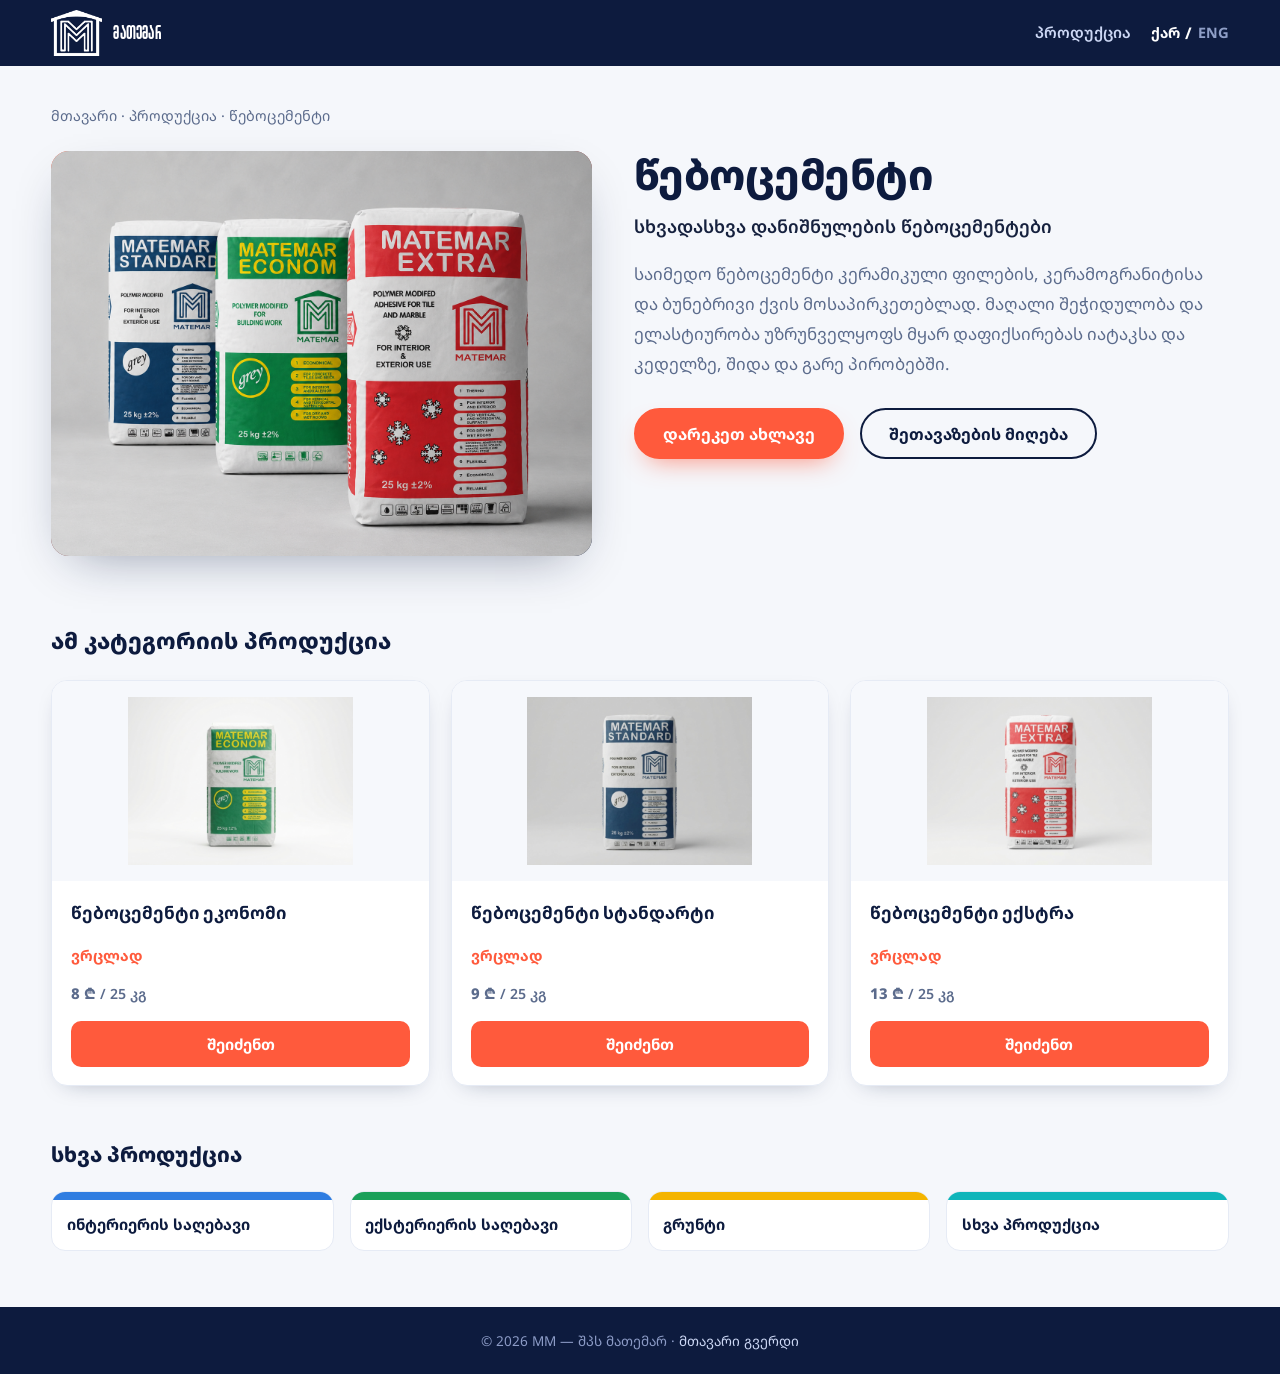
<file: product.html>
<!DOCTYPE html>
<html lang="ka">
<head>
  <meta charset="UTF-8" />
  <meta name="viewport" content="width=device-width, initial-scale=1.0" />
  <title>პროდუქტი | Matemar</title>
  <meta name="description" content="მათემარის პროდუქტი — ხარისხიანი ქართული საღებავი და სამშენებლო მასალა." />
  <meta name="theme-color" content="#0d1b3e" />
  <link rel="preconnect" href="https://fonts.googleapis.com" />
  <link rel="preconnect" href="https://fonts.gstatic.com" crossorigin />
  <link href="https://fonts.googleapis.com/css2?family=Google+Sans:wght@400;500;700&family=Inter:wght@400;500;600;700;800&family=Noto+Sans+Georgian:wght@400;500;700&display=swap" rel="stylesheet" />
  <link rel="stylesheet" href="styles.css" />
  <link rel="icon" type="image/png" href="logo-mark.png" />
  <style>
    .cat-top{background:var(--navy);color:#fff;position:sticky;top:0;z-index:50}
    .cat-top__inner{display:flex;align-items:center;justify-content:space-between;height:66px;gap:1rem}
    .cat-top .brand__text strong{color:#fff}
    .cat-top .brand__text small{color:#8c9bc6}
    .cat-top__right{display:flex;align-items:center;gap:1.2rem}
    .cat-back{color:#cdd8f5;font-weight:600;font-size:.95rem;display:inline-flex;align-items:center;gap:.4rem;transition:color .2s}
    .cat-back:hover{color:#fff}
    .cat-lang{display:flex;align-items:center;gap:.35rem;font-weight:700}
    .cat-lang button{background:none;border:none;color:#8f9fc7;cursor:pointer;font-family:var(--ff);font-size:.9rem;font-weight:700}
    .cat-lang button.is-active{color:#fff}

    .pd-wrap{padding:2.4rem 0 3.5rem;background:var(--bg-soft);min-height:60vh}
    .pd-crumbs{font-size:.9rem;color:var(--muted);margin-bottom:1.4rem}
    .pd-crumbs a{color:var(--muted)}
    .pd-crumbs a:hover{color:var(--orange)}
    .pd-grid{display:grid;grid-template-columns:1fr 1.1fr;gap:2.6rem;align-items:start}
    .pd-visual{border-radius:var(--radius);overflow:hidden;box-shadow:var(--shadow);aspect-ratio:4/3;display:grid;place-items:center;position:relative}
    .pd-visual .ico{font-size:5.5rem;filter:drop-shadow(0 8px 16px rgba(0,0,0,.25))}
    .pd-visual img{width:100%;height:100%;object-fit:cover}
    .pd-info h1{font-size:clamp(1.7rem,3.6vw,2.6rem);font-weight:800;color:var(--navy);letter-spacing:-.5px;line-height:1.12}
    .pd-lead{color:var(--ink);font-size:1.12rem;font-weight:600;margin-top:.9rem}
    .pd-price{margin-top:1rem;font-size:1.6rem;font-weight:800;color:var(--navy)}
    .pd-price small{font-size:1rem;font-weight:600;color:var(--muted)}
    .sub-price{margin-top:.8rem;font-size:1.15rem;font-weight:800;color:var(--navy)}
    .sub-price small{font-size:.88rem;font-weight:600;color:var(--muted)}
    .pd-body{color:var(--muted);font-size:1.05rem;margin-top:1.1rem;line-height:1.8}
    .pd-actions{display:flex;flex-wrap:wrap;gap:1rem;margin-top:1.8rem}
    .pd-spec{margin-top:1.8rem;border-top:1px solid var(--line);padding-top:1.4rem;display:flex;flex-wrap:wrap;gap:.6rem}
    .pd-tag{background:#fff;border:1px solid var(--line);border-radius:999px;padding:.45rem 1rem;font-size:.9rem;font-weight:600;color:var(--navy)}

    .pd-more{margin-top:3.2rem}
    .pd-more h2{font-size:1.3rem;color:var(--navy);font-weight:800;margin-bottom:1.2rem}
    .pd-more-grid{display:grid;grid-template-columns:repeat(4,1fr);gap:1rem}
    .pd-mini{display:block;background:#fff;border:1px solid var(--line);border-radius:14px;overflow:hidden;transition:transform .2s,box-shadow .2s}
    .pd-mini:hover{transform:translateY(-4px);box-shadow:var(--shadow-sm)}
    .pd-mini .bar{height:8px}
    .pd-mini .mini-in{padding:.8rem .9rem;display:flex;align-items:center;gap:.6rem}
    .pd-mini .mini-ico{font-size:1.5rem}
    .pd-mini .mini-t{font-weight:700;color:var(--navy);font-size:.95rem}

    .pd-sub{margin-top:3rem}
    .pd-sub h2{font-size:1.4rem;color:var(--navy);font-weight:800;margin-bottom:1.3rem}
    .pd-sub-grid{display:grid;grid-template-columns:repeat(3,1fr);gap:1.3rem}
    .sub-card{background:#fff;border:1px solid var(--line);border-radius:16px;overflow:hidden;box-shadow:var(--shadow-sm);transition:transform .2s,box-shadow .2s}
    .sub-card:hover{transform:translateY(-4px);box-shadow:var(--shadow)}
    .sub-card .sub-img{height:200px;display:flex;align-items:center;justify-content:center;font-size:3rem;background:#f6f8fc;padding:16px}
    .sub-card .sub-img img{max-width:100%;max-height:100%;object-fit:contain}
    .sub-card .sub-in{padding:1.1rem 1.2rem}
    .sub-card h3{font-size:1.08rem;color:var(--navy);margin-bottom:.4rem}
    .sub-card p{font-size:.93rem;color:var(--muted);line-height:1.6}
    .pd-visual.is-pack{background:#fff !important;border:1px solid var(--line);padding:24px}
    .pd-visual.is-pack img{position:absolute;inset:24px;width:calc(100% - 48px);height:calc(100% - 48px);object-fit:contain}
    .pd-gallery{min-width:0}
    .pd-nav{position:absolute;top:50%;transform:translateY(-50%);width:42px;height:42px;border-radius:50%;border:1px solid var(--line);background:rgba(255,255,255,.92);color:var(--navy);font-size:1.5rem;line-height:1;cursor:pointer;display:grid;place-items:center;box-shadow:var(--shadow-sm);transition:background .2s}
    .pd-nav:hover{background:#fff}
    .pd-nav--prev{left:12px}
    .pd-nav--next{right:12px}
    .pd-thumbs{display:flex;gap:.7rem;margin-top:.9rem;overflow-x:auto;padding-bottom:4px}
    .pd-thumbs button{flex:0 0 92px;height:92px;border:1px solid var(--line);border-radius:12px;background:#fff;padding:6px;cursor:pointer;transition:border-color .2s}
    .pd-thumbs button img{width:100%;height:100%;object-fit:contain}
    .pd-thumbs button.is-active{border:2px solid var(--orange)}
    .sub-card .sub-link{display:block;color:inherit}
    .sub-card .sub-link:hover h3{color:var(--orange)}
    .sub-more{display:inline-block;margin-top:.6rem;color:var(--orange);font-weight:700;font-size:.92rem}
    .sub-more:hover{text-decoration:underline}
    .sub-buy{display:flex;align-items:center;justify-content:center;gap:.45rem;margin-top:1rem;width:100%;background:var(--orange);color:#fff;font-weight:700;padding:.65rem 1rem;border-radius:10px;font-size:.95rem;transition:background .2s,transform .2s}
    .sub-buy:hover{background:var(--orange-d);transform:translateY(-1px)}

    .pd-loading{text-align:center;color:var(--muted);padding:4rem 1rem}
    .pd-foot{background:var(--navy);color:#8c9bc6;text-align:center;padding:1.4rem 0;font-size:.85rem}
    .pd-foot a{color:#cdd8f5}

    @media (max-width:760px){
      .cat-top__inner{height:auto;min-height:58px;flex-wrap:wrap;gap:.4rem;padding:.5rem 0}
      .cat-top .brand__text small{display:none}
      .cat-back span:last-child{display:none}
      .pd-grid{grid-template-columns:1fr;gap:1.6rem}
      .pd-more-grid{grid-template-columns:repeat(2,1fr)}
      .pd-sub-grid{grid-template-columns:1fr}
      .pd-thumbs button{flex-basis:72px;height:72px}
      .pd-nav{width:36px;height:36px;font-size:1.3rem}
    }
  </style>
</head>
<body>

  <div class="cat-top">
    <div class="container cat-top__inner">
      <a href="index.html" class="brand brand--light" aria-label="Matemar">
        <img class="brand__logo" src="logo-mark.png" alt="Matemar" width="51" height="46" />
        <span class="brand__text">
          <strong data-ka="მათემარ" data-en="MATEMAR">მათემარ</strong>
          <small data-ka="პროდუქცია" data-en="PRODUCTS">პროდუქცია</small>
        </span>
      </a>
      <div class="cat-top__right">
        <a class="cat-back" href="index.html#products"><span data-ka="პროდუქცია" data-en="Products">პროდუქცია</span></a>
        <div class="cat-lang" id="lang">
          <button class="is-active" data-lang="ka">ქარ</button><span>/</span><button data-lang="en">ENG</button>
        </div>
      </div>
    </div>
  </div>

  <section class="pd-wrap">
    <div class="container">
      <div class="pd-loading" id="loading" data-ka="იტვირთება…" data-en="Loading…">იტვირთება…</div>
      <div id="content" hidden>
        <div class="pd-crumbs">
          <a href="index.html" data-ka="მთავარი" data-en="Home">მთავარი</a> ·
          <a href="index.html#products" data-ka="პროდუქცია" data-en="Products">პროდუქცია</a> ·
          <span id="crumbCatWrap" hidden><a id="crumbCat" href="#"></a> ·</span>
          <span id="crumbName"></span>
        </div>
        <div class="pd-grid">
          <div class="pd-gallery">
            <div class="pd-visual" id="visual"></div>
            <div class="pd-thumbs" id="thumbs" hidden></div>
          </div>
          <div class="pd-info">
            <h1 id="pName"></h1>
            <p class="pd-lead" id="pLead"></p>
            <p class="pd-price" id="pPrice" hidden></p>
            <div class="pd-body" id="pBody"></div>
            <div class="pd-actions">
              <a class="btn js-tel1" id="callBtn" href="tel:+995574477447" data-ka="დარეკეთ ახლავე" data-en="Call now">დარეკეთ ახლავე</a>
              <a class="btn btn--ghost" href="index.html#contact" data-ka="შეთავაზების მიღება" data-en="Get a quote">შეთავაზების მიღება</a>
            </div>
          </div>
        </div>

        <div class="pd-sub" id="subWrap" hidden>
          <h2 id="subTitle">ამ კატეგორიის პროდუქცია</h2>
          <div class="pd-sub-grid" id="subGrid"></div>
        </div>

        <div class="pd-more">
          <h2 data-ka="სხვა პროდუქცია" data-en="Other products">სხვა პროდუქცია</h2>
          <div class="pd-more-grid" id="moreGrid"></div>
        </div>
      </div>

      <div class="pd-loading" id="notfound" hidden>
        <p data-ka="პროდუქტი ვერ მოიძებნა." data-en="Product not found.">პროდუქტი ვერ მოიძებნა.</p>
        <p style="margin-top:1rem"><a class="btn" href="index.html#products" data-ka="პროდუქციაში დაბრუნება" data-en="Back to products">პროდუქციაში დაბრუნება</a></p>
      </div>
    </div>
  </section>

  <footer class="pd-foot">
    <div class="container">© <span id="year">2026</span> MM — შპს მათემარ · <a href="index.html" data-ka="მთავარი გვერდი" data-en="Home">მთავარი გვერდი</a></div>
  </footer>

  <script>
  (function(){
    'use strict';
    const $ = s => document.querySelector(s);
    const STORAGE_KEY = 'matemar-lang';
    let lang='ka', product=null, all=[], telHref='tel:+995574477447';

    try { lang = localStorage.getItem(STORAGE_KEY) || 'ka'; } catch(e){}
    function applyLang(l){
      lang=l; document.documentElement.lang=l;
      document.querySelectorAll('[data-ka]').forEach(el=>{ const v=el.getAttribute('data-'+l); if(v!=null) el.textContent=v; });
      document.querySelectorAll('.cat-lang button').forEach(b=>b.classList.toggle('is-active', b.dataset.lang===l));
      try{ localStorage.setItem(STORAGE_KEY,l); }catch(e){}
      if(product) renderProduct();
    }
    document.querySelectorAll('.cat-lang button').forEach(b=>b.addEventListener('click',()=>applyLang(b.dataset.lang)));
    const yr=$('#year'); if(yr) yr.textContent=new Date().getFullYear();

    function param(n){ return new URLSearchParams(location.search).get(n); }
    const T = (o,base)=> (o[base+'_'+lang] || o[base+'_ka'] || o[base+'_en'] || '');

    /* optional GEL price (Pages CMS: price, price_unit_ka, price_unit_en) */
    function toPrice(v){
      if(v==null || v==='') return null;
      const n=Number(String(v).replace(',','.').replace(/[^\d.-]/g,''));
      return isFinite(n) && n>0 ? n : null;
    }
    // fills el with "45 ₾ <small>/ 25 კგ ტომარა</small>"; returns false when there is no price
    function fillPrice(el, o){
      const n=toPrice(o && o.price);
      el.textContent='';
      if(n==null) return false;
      el.append((n%1===0 ? String(n) : n.toFixed(2)) + ' ₾');
      const unit=T(o,'price_unit');
      if(unit){ const sm=document.createElement('small'); sm.textContent=' / '+unit; el.append(sm); }
      return true;
    }

    /* sub-products: own page at product.html?id=<category>&sub=<key> */
    let sub=null;
    const slugify = t => String(t||'').toLowerCase().replace(/[^a-z0-9]+/g,'-').replace(/^-+|-+$/g,'');
    // key = CMS slug, else slug of English name, else position in the list
    const subKey = (s,i) => slugify(s.slug) || slugify(s.name_en) || String(i);
    const catHref = p => p.slug ? 'product.html?id='+encodeURIComponent(p.slug) : 'product.html?i='+all.indexOf(p);
    const subHref = (p,s,i) => catHref(p)+'&sub='+encodeURIComponent(subKey(s,i));
    // [{s, i}] with i = original index, so keys stay stable when empty rows are skipped
    const subsOf = p => (p && Array.isArray(p.subproducts)) ? p.subproducts.map((s,i)=>({s,i})).filter(x=>x.s && T(x.s,'name')) : [];

    function renderProduct(){
      if(!product) return;
      const item = sub || product;
      const name = sub ? T(sub,'name') : T(product,'title');
      document.title = name + ' | Matemar';
      $('#crumbName').textContent = name;
      $('#crumbCatWrap').hidden = !sub;
      if(sub){ const cl=$('#crumbCat'); cl.textContent=T(product,'title'); cl.href=catHref(product); }
      $('#pName').textContent = name;
      const lead = sub ? '' : T(product,'desc');
      $('#pLead').textContent = lead; $('#pLead').hidden = !lead;
      const pp=$('#pPrice'); pp.hidden = !fillPrice(pp, item);
      $('#pBody').textContent = sub ? T(sub,'desc') : T(product,'body');
      renderGallery(item, name);
      renderSub();
    }

    /* image gallery: main `image` first, then CMS `gallery` list; arrows + thumbnails when >1 */
    let gal=[], gi=0, galKey='';
    function imagesOf(o){
      const extra = Array.isArray(o.gallery) ? o.gallery.map(x => typeof x==='string' ? x : (x && (x.image || x.src))) : [];
      return [o.image, ...extra].filter((u,k,a) => u && a.indexOf(u)===k);
    }
    function renderGallery(item, name){
      const visual=$('#visual'), thumbs=$('#thumbs');
      const list=imagesOf(item), key=list.join('|');
      if(key!==galKey){ gal=list; galKey=key; gi=0; }   // keep position when only the language changes
      visual.classList.toggle('is-pack', !!sub || gal.length>1);
      visual.style.background = 'linear-gradient(150deg,'+(product.color||'#2f7de1')+',#0d1b3e)';
      visual.innerHTML=''; thumbs.innerHTML='';
      thumbs.hidden = gal.length<2;
      if(!gal.length) return;
      const im=document.createElement('img'); im.id='galMain'; im.alt=name; visual.appendChild(im);
      if(gal.length>1){
        [['prev','‹',-1,'წინა ფოტო','Previous photo'],['next','›',1,'შემდეგი ფოტო','Next photo']].forEach(([cls,ch,d,ka,en])=>{
          const b=document.createElement('button'); b.type='button'; b.className='pd-nav pd-nav--'+cls; b.textContent=ch;
          b.setAttribute('aria-label', lang==='en'?en:ka); b.addEventListener('click',()=>showImg(gi+d)); visual.appendChild(b);
        });
        gal.forEach((u,k)=>{
          const b=document.createElement('button'); b.type='button';
          b.setAttribute('aria-label',(lang==='en'?'Photo ':'ფოტო ')+(k+1));
          const t=document.createElement('img'); t.src=u; t.alt=''; t.loading='lazy'; b.appendChild(t);
          b.addEventListener('click',()=>showImg(k)); thumbs.appendChild(b);
        });
      }
      showImg(gi);
    }
    function showImg(k){
      if(!gal.length) return;
      gi=(k+gal.length)%gal.length;
      const im=$('#galMain'); if(im) im.src=gal[gi];
      [...$('#thumbs').children].forEach((b,j)=>b.classList.toggle('is-active', j===gi));
    }
    document.addEventListener('keydown', e=>{
      if(gal.length<2 || /input|textarea|select/i.test((e.target && e.target.tagName) || '')) return;
      if(e.key==='ArrowLeft') showImg(gi-1);
      if(e.key==='ArrowRight') showImg(gi+1);
    });

    function renderSub(){
      const wrap=document.getElementById('subWrap'), grid=document.getElementById('subGrid');
      if(!wrap||!grid) return;
      const subs = subsOf(product).filter(x=>x.s!==sub);
      if(!subs.length){ wrap.hidden=true; return; }
      wrap.hidden=false; grid.innerHTML='';
      $('#subTitle').textContent = sub
        ? (lang==='en' ? 'More in this category' : 'ამ კატეგორიის სხვა პროდუქცია')
        : (lang==='en' ? 'Products in this category' : 'ამ კატეგორიის პროდუქცია');
      subs.forEach(({s,i})=>{
        const href=subHref(product,s,i);
        const card=document.createElement('div'); card.className='sub-card';
        const img=document.createElement('a'); img.className='sub-img'; img.href=href;
        if(s.image){ const im=document.createElement('img'); im.src=s.image; im.alt=T(s,'name'); img.appendChild(im); }
        else { img.style.background='linear-gradient(150deg,'+(product.color||'#2f7de1')+'22,#ffffff)'; }
        const inn=document.createElement('div'); inn.className='sub-in';
        const hl=document.createElement('a'); hl.className='sub-link'; hl.href=href;
        const h=document.createElement('h3'); h.textContent=T(s,'name'); hl.appendChild(h);
        const more=document.createElement('a'); more.className='sub-more'; more.href=href;
        more.textContent = (lang==='en' ? 'Learn more' : 'ვრცლად');
        const buy=document.createElement('a'); buy.className='sub-buy'; buy.href=telHref;
        buy.textContent = (lang==='en' ? 'Buy' : 'შეიძენთ');
        inn.append(hl,more);
        const sp=document.createElement('p'); sp.className='sub-price';
        if(fillPrice(sp, s)) inn.append(sp);
        inn.append(buy); card.append(img,inn); grid.appendChild(card);
      });
    }

    function renderMore(){
      const grid=$('#moreGrid'); grid.innerHTML='';
      all.filter(p=>p!==product).slice(0,4).forEach(p=>{
        const a=document.createElement('a');
        a.className='pd-mini';
        a.href=catHref(p);
        const bar=document.createElement('div'); bar.className='bar'; bar.style.background=p.color||'#2f7de1';
        const inner=document.createElement('div'); inner.className='mini-in';
        const t=document.createElement('span'); t.className='mini-t'; t.textContent=T(p,'title');
        inner.append(t); a.append(bar,inner); grid.appendChild(a);
      });
    }

    Promise.all([
      fetch('content/products.json',{cache:'no-cache'}).then(r=>r.ok?r.json():null).catch(()=>null),
      fetch('content/settings.json',{cache:'no-cache'}).then(r=>r.ok?r.json():null).catch(()=>null)
    ]).then(([pdata,settings])=>{
      $('#loading').hidden=true;
      all = (pdata && Array.isArray(pdata.items)) ? pdata.items : [];
      const id=param('id'); const i=parseInt(param('i'),10);
      if(id) product = all.find(p=>p.slug===id);
      if(!product && !isNaN(i)) product = all[i];
      if(!product && all.length) product = all[0];
      const sk=param('sub');
      if(product && sk){ const hit=subsOf(product).find(x=>subKey(x.s,x.i)===sk); sub = hit ? hit.s : null; }

      if(settings && settings.contact && settings.contact.phone1){
        telHref='tel:+995'+settings.contact.phone1.replace(/[^\d]/g,'').replace(/^995/,'');
      }
      const cb=$('#callBtn'); if(cb) cb.href=telHref;

      if(!product){ $('#notfound').hidden=false; applyLang(lang); return; }
      $('#content').hidden=false;
      renderProduct(); renderMore();
      applyLang(lang);
    });

    applyLang(lang);
  })();
  </script>
</body>
</html>
</file>
<file: styles.css>
/* ===== Display font (LGV Anastasia) — header & hero title ===== */
@font-face{font-family:'LGV Anastasia';src:url('fonts/LGVAnastasia2025Geo-Bold-62333939983.ttf') format('truetype');font-weight:400 900;font-style:normal;font-display:swap}
.hero__title{font-family:'LGV Anastasia','Google Sans','Noto Sans Georgian',sans-serif}
.nav a,.brand__text strong{font-family:'LGV Anastasia','Google Sans','Noto Sans Georgian',sans-serif}

/* ===== Design tokens ===== */
:root{
  --navy:#0d1b3e;
  --navy-2:#13265a;
  --ink:#16213e;
  --muted:#5b6b8c;
  --bg:#ffffff;
  --bg-soft:#f5f7fb;
  --line:#e6ebf5;
  --orange:#ff5a3c;
  --orange-d:#e8492c;
  --yellow:#f4b400;
  --green:#1aa05a;
  --blue:#2f7de1;
  --purple:#8a4dd6;
  --teal:#0fb5ba;
  --radius:18px;
  --radius-sm:12px;
  --shadow:0 18px 50px -22px rgba(13,27,62,.45);
  --shadow-sm:0 8px 24px -14px rgba(13,27,62,.4);
  --container:1180px;
  --ff:"Google Sans","Noto Sans Georgian","Inter",system-ui,-apple-system,Segoe UI,Roboto,sans-serif;
  --ff-num:"Inter","Noto Sans Georgian",sans-serif;
}

*{box-sizing:border-box;margin:0;padding:0}
html{scroll-behavior:smooth;scroll-padding-top:96px}
body{
  font-family:var(--ff);
  color:var(--ink);
  background:var(--bg);
  line-height:1.65;
  -webkit-font-smoothing:antialiased;
  overflow-x:hidden;
}
a{color:inherit;text-decoration:none}
img{max-width:100%;display:block}
.container{width:min(var(--container),92%);margin-inline:auto}
section{position:relative}

/* ===== Buttons ===== */
.btn{
  --b:var(--orange);
  display:inline-flex;align-items:center;justify-content:center;gap:.5em;
  background:var(--b);color:#fff;font-weight:700;font-family:var(--ff);
  padding:.95em 1.7em;border-radius:999px;border:2px solid var(--b);
  cursor:pointer;font-size:1rem;line-height:1;
  transition:transform .25s,box-shadow .25s,background .25s,color .25s;
  box-shadow:0 12px 26px -12px rgba(255,90,60,.7);
}
.btn:hover{transform:translateY(-2px);box-shadow:0 18px 32px -12px rgba(255,90,60,.8)}
.btn--ghost{background:transparent;color:var(--navy);border-color:var(--navy);box-shadow:none}
.btn--ghost:hover{background:var(--navy);color:#fff;box-shadow:none}
.btn--light{--b:#fff;color:var(--navy);box-shadow:0 12px 26px -12px rgba(0,0,0,.4)}
.btn--light:hover{background:#f1f1f1;color:var(--navy)}
.btn--sm{padding:.62em 1.1em;font-size:.9rem}
.btn--full{width:100%}

/* ===== Topbar ===== */
.topbar{background:var(--navy);color:#cfd8f0;font-size:.85rem}
.topbar__inner{display:flex;justify-content:space-between;align-items:center;height:42px;gap:1rem}
.topbar__contacts{display:flex;gap:1.4rem}
.topbar__contacts a{display:inline-flex;align-items:center;gap:.4rem;transition:color .2s}
.topbar__contacts a:hover{color:#fff}
.topbar .ico{color:var(--orange)}
.topbar__right{display:flex;align-items:center;gap:1rem}
.topbar__social{
  width:24px;height:24px;border-radius:6px;background:#1d3170;color:#fff;
  display:grid;place-items:center;font-weight:800;transition:background .2s
}
.topbar__social:hover{background:var(--orange)}
.lang{display:flex;align-items:center;gap:.35rem;font-weight:600}
.lang__btn{background:none;border:none;color:#8f9fc7;cursor:pointer;font-family:var(--ff);font-size:.85rem;font-weight:700;padding:.1rem .2rem}
.lang__btn.is-active{color:#fff}
.lang__btn:hover{color:var(--orange)}

/* ===== Header ===== */
.header{
  position:sticky;top:0;z-index:50;background:rgba(255,255,255,.9);
  backdrop-filter:blur(12px);border-bottom:1px solid var(--line);
  transition:box-shadow .3s,background .3s
}
.header.is-scrolled{box-shadow:0 8px 30px -18px rgba(13,27,62,.4)}
.header__inner{display:flex;align-items:center;justify-content:space-between;height:74px;gap:1rem}

.brand{display:flex;align-items:center;gap:.7rem}
.brand__mark{position:relative;width:46px;height:46px;border-radius:13px;background:linear-gradient(135deg,var(--navy),var(--navy-2));display:grid;place-items:center;box-shadow:var(--shadow-sm)}
.brand__mm{color:#fff;font-family:var(--ff-num);font-weight:800;font-size:1.15rem;letter-spacing:-1px}
.brand__dot{position:absolute;top:-3px;right:-3px;width:15px;height:15px;border-radius:50%;background:var(--orange);border:2.5px solid #fff;box-shadow:0 0 0 2px rgba(255,90,60,.25)}
.brand__logo{height:46px;width:auto;display:block}
.brand--light .brand__logo{filter:brightness(0) invert(1)}
.brand__text{display:flex;flex-direction:column;line-height:1.05}
.brand__text strong{font-size:1.12rem;font-weight:800;color:var(--navy);letter-spacing:.2px}
.brand__text small{display:none}

.nav{display:flex;align-items:center;gap:1.6rem}
.nav a{font-weight:600;color:var(--ink);position:relative;font-size:.97rem;transition:color .2s}
.nav a:not(.nav__cta)::after{content:"";position:absolute;left:0;bottom:-6px;width:0;height:2px;background:var(--orange);transition:width .25s}
.nav a:not(.nav__cta):hover{color:var(--orange)}
.nav a:not(.nav__cta):hover::after{width:100%}
.nav__cta{color:#fff}

/* Products dropdown */
.nav__dd{position:relative;display:inline-flex;align-items:center;gap:.25rem}
.nav__caret{font-size:.6rem;color:var(--muted);transition:transform .2s;pointer-events:none}
.nav__dd:hover .nav__caret{transform:rotate(180deg);color:var(--orange)}
.nav__dd::after{content:"";position:absolute;top:100%;left:-10px;right:-10px;height:18px}
.nav__menu{position:absolute;top:calc(100% + 16px);left:50%;transform:translateX(-50%) translateY(8px);min-width:240px;background:#fff;border:1px solid var(--line);border-radius:14px;box-shadow:var(--shadow);padding:.5rem;opacity:0;visibility:hidden;transition:opacity .2s,transform .2s;z-index:60}
.nav__dd:hover .nav__menu{opacity:1;visibility:visible;transform:translateX(-50%) translateY(0)}
.nav__menu a{display:flex;align-items:center;gap:.65rem;padding:.6rem .8rem;border-radius:9px;font-size:.95rem;color:var(--ink);font-weight:600;white-space:nowrap}
.nav__menu a::after{display:none!important}
.nav__menu a:hover{background:var(--bg-soft);color:var(--orange)}
.nav__menu .dot{width:13px;height:13px;border-radius:4px;flex:none}
.nav__mitem{position:relative}
.nav__mcaret{margin-left:auto;color:var(--muted);font-weight:700}
.nav__flyout{position:absolute;left:calc(100% + 8px);top:-.5rem;min-width:210px;background:#fff;border:1px solid var(--line);border-radius:14px;box-shadow:var(--shadow);padding:.5rem;opacity:0;visibility:hidden;transform:translateX(8px);transition:opacity .18s,transform .18s;z-index:70}
.nav__mitem.has-sub::after{content:"";position:absolute;left:100%;top:0;width:14px;height:100%}
.nav__mitem.has-sub:hover .nav__flyout{opacity:1;visibility:visible;transform:none}

.burger{display:none;flex-direction:column;gap:5px;background:none;border:none;cursor:pointer;padding:6px}
.burger span{width:26px;height:2.5px;background:var(--navy);border-radius:2px;transition:.3s}
.burger.is-open span:nth-child(1){transform:translateY(7.5px) rotate(45deg)}
.burger.is-open span:nth-child(2){opacity:0}
.burger.is-open span:nth-child(3){transform:translateY(-7.5px) rotate(-45deg)}

/* ===== Hero ===== */
.hero{position:relative;background:radial-gradient(120% 120% at 80% -10%,#1a2f66 0%,var(--navy) 55%);color:#fff;overflow:hidden;padding:clamp(3rem,7vw,6rem) 0 8rem}
.hero__paint{position:absolute;inset:0;background:
  radial-gradient(40% 50% at 85% 20%,rgba(255,90,60,.35),transparent 60%),
  radial-gradient(35% 45% at 15% 90%,rgba(47,125,225,.3),transparent 60%),
  radial-gradient(30% 40% at 60% 100%,rgba(26,160,90,.22),transparent 60%);
  filter:blur(10px);opacity:.9}
.hero.has-bg .hero__paint{display:none}
.hero__slides{position:absolute;inset:0;z-index:0;overflow:hidden}
.hero__slide{position:absolute;inset:0;background-size:cover;background-position:center;opacity:0}
.hero__slide.active{opacity:1}
.hero.has-slider .hero__paint{display:none}
.hero.has-slider .hero__accent{display:none}
.hero__inner{z-index:2}
.hero__dots{display:flex;gap:10px;margin-top:1.9rem}
.hero__dot{width:11px;height:11px;border-radius:50%;background:rgba(255,255,255,.35);border:none;padding:0;cursor:pointer;transition:.25s}
.hero__dot:hover{background:rgba(255,255,255,.65)}
.hero__dot.active{background:var(--orange);width:28px;border-radius:6px}
@keyframes heroFadeUp{from{opacity:0;transform:translateY(20px)}to{opacity:1;transform:none}}
.hero__inner{position:relative;display:grid;grid-template-columns:1fr;gap:3rem;align-items:center}

.eyebrow{display:inline-block;background:rgba(255,255,255,.1);border:1px solid rgba(255,255,255,.18);padding:.5em 1em;border-radius:999px;font-size:.82rem;font-weight:600;letter-spacing:.3px;margin-bottom:1.4rem;color:#dbe4ff}
.hero__title{font-size:clamp(2.6rem,6vw,4.6rem);line-height:1.02;font-weight:800;letter-spacing:-1.5px;margin-bottom:1.2rem}
.hero__title span{display:block}
.hero__accent{background:linear-gradient(100deg,var(--orange),var(--yellow));-webkit-background-clip:text;background-clip:text;-webkit-text-fill-color:transparent}
.hero__lead{font-size:clamp(1.02rem,1.6vw,1.18rem);color:#c8d2ef;max-width:46ch;margin-bottom:2rem}
.hero__actions{display:flex;gap:1rem;flex-wrap:wrap;margin-bottom:2.8rem}
.hero__actions .btn--ghost{color:#fff;border-color:rgba(255,255,255,.5)}
.hero__actions .btn--ghost:hover{background:#fff;color:var(--navy)}

.hero__stats{display:flex;gap:2.4rem;flex-wrap:wrap}
.stat strong{display:block;font-family:var(--ff-num);font-size:2rem;font-weight:800;color:#fff;line-height:1}
.stat span{font-size:.85rem;color:#a9b7e0}

/* Hero visual: paint bucket + swatch fan */
.hero__visual{position:relative;display:grid;place-items:center;min-height:340px}
.hero__photo{display:none;max-width:100%;max-height:400px;border-radius:22px;box-shadow:var(--shadow);object-fit:cover}
.hero__visual.has-photo .bucket,.hero__visual.has-photo .swatch-fan{display:none}
.hero__visual.has-photo .hero__photo{display:block}
.bucket{position:relative;width:215px;height:215px;border-radius:26px;background:linear-gradient(160deg,#fff,#e9eefb);box-shadow:var(--shadow),inset 0 -10px 24px rgba(13,27,62,.08);display:grid;place-items:center;transform:rotate(-6deg);animation:floaty 5s ease-in-out infinite}
.bucket__lip{position:absolute;top:-14px;left:50%;transform:translateX(-50%);width:88%;height:26px;border-radius:14px;background:linear-gradient(#fff,#dde4f5);box-shadow:var(--shadow-sm)}
.bucket__body{text-align:center}
.bucket__mm{display:block;font-family:var(--ff-num);font-weight:800;font-size:3.4rem;color:var(--navy);letter-spacing:-2px;line-height:1}
.bucket__label{font-size:.78rem;font-weight:700;letter-spacing:1px;color:var(--orange);text-transform:uppercase}
.bucket__drip{position:absolute;bottom:-6px;border-radius:0 0 50% 50%;animation:drip 4s ease-in-out infinite}
.bucket__drip.d1{left:24%;width:16px;height:38px;background:var(--orange);animation-delay:.2s}
.bucket__drip.d2{left:50%;width:14px;height:54px;background:var(--blue);animation-delay:1.1s}
.bucket__drip.d3{left:73%;width:15px;height:30px;background:var(--green);animation-delay:.7s}

.swatch-fan{position:absolute;bottom:6%;right:-2%;display:flex;gap:7px;transform:rotate(8deg)}
.swatch-fan span{width:30px;height:84px;border-radius:8px;background:var(--c);box-shadow:var(--shadow-sm);animation:floaty 5s ease-in-out infinite}
.swatch-fan span:nth-child(2){animation-delay:.3s;height:96px}
.swatch-fan span:nth-child(3){animation-delay:.6s;height:108px}
.swatch-fan span:nth-child(4){animation-delay:.9s;height:96px}
.swatch-fan span:nth-child(5){animation-delay:1.2s;height:84px}

@keyframes floaty{0%,100%{transform:translateY(0) rotate(-6deg)}50%{transform:translateY(-14px) rotate(-6deg)}}
.swatch-fan span{animation-name:floaty2}
@keyframes floaty2{0%,100%{transform:translateY(0)}50%{transform:translateY(-12px)}}
@keyframes drip{0%,100%{transform:scaleY(.85);opacity:.85}50%{transform:scaleY(1.15);opacity:1}}

.hero__wave{position:absolute;left:0;right:0;bottom:-1px;height:90px;background:var(--bg);clip-path:ellipse(75% 100% at 50% 100%)}

/* ===== Trust strip ===== */
.trust{background:var(--bg);padding:1.6rem 0;border-bottom:1px solid var(--line)}
.trust__inner{display:flex;justify-content:space-between;gap:1rem;flex-wrap:wrap}
.trust__item{font-weight:600;color:var(--navy);font-size:.97rem}

/* ===== Section basics ===== */
.section{padding:clamp(3.5rem,7vw,6rem) 0}
.section__head{text-align:center;max-width:680px;margin:0 auto 3rem}
.kicker{display:inline-block;color:var(--orange);font-weight:700;letter-spacing:1.5px;text-transform:uppercase;font-size:.8rem;margin-bottom:.8rem}
.section__title{font-size:clamp(1.7rem,3.6vw,2.7rem);font-weight:800;color:var(--navy);letter-spacing:-.6px;line-height:1.12}
.section__sub{color:var(--muted);margin-top:1rem;font-size:1.05rem}

/* ===== About ===== */
.about{background:var(--bg)}
.about__grid{display:grid;grid-template-columns:.85fr 1.15fr;gap:3.4rem;align-items:center}
.about__img{position:relative;border-radius:var(--radius);background:linear-gradient(150deg,var(--navy),var(--navy-2));background-size:cover;background-position:center;aspect-ratio:4/4.4;overflow:hidden;box-shadow:var(--shadow)}
.about__palette{position:absolute;inset:0;display:flex}
.about__palette span{flex:1;background:var(--c);transition:flex .5s cubic-bezier(.22,.61,.36,1)}
.about__img:hover .about__palette span:nth-child(3){flex:1.7}
.about__palette::after{content:"";position:absolute;inset:0;background:linear-gradient(140deg,rgba(255,255,255,.2),rgba(255,255,255,0) 42%,rgba(8,16,38,.3));pointer-events:none}
.about__img.has-photo .about__palette{display:none}
.about__img.has-photo::after{content:"";position:absolute;inset:0;background:linear-gradient(to top,rgba(8,16,38,.5),rgba(8,16,38,0) 50%);pointer-events:none}
.about__badge{position:absolute;bottom:18px;left:18px;z-index:2;background:#fff;border-radius:14px;padding:.8rem 1.1rem;box-shadow:var(--shadow);text-align:center}
.about__badge strong{display:block;font-family:var(--ff-num);font-size:1.9rem;font-weight:800;color:var(--orange);line-height:1}
.about__badge span{font-size:.75rem;color:var(--muted);font-weight:600}
.about__content .kicker{margin-top:0}
.about__content p{color:var(--muted);margin-top:1rem;font-size:1.04rem}

.vv{display:grid;grid-template-columns:1fr 1fr;gap:1.2rem;margin-top:2rem}
.vv__card{background:var(--bg-soft);border:1px solid var(--line);border-radius:var(--radius-sm);padding:1.4rem;transition:transform .25s,box-shadow .25s}
.vv__card:hover{transform:translateY(-4px);box-shadow:var(--shadow-sm)}
.vv__ico{font-size:1.7rem}
.vv__card h3{color:var(--navy);margin:.5rem 0 .4rem;font-size:1.15rem}
.vv__card p{color:var(--muted);font-size:.95rem;margin:0}

/* ===== Products ===== */
.products{background:var(--bg-soft)}
.products__grid{display:grid;grid-template-columns:repeat(3,1fr);gap:1.4rem}
.pcard{
  background:#fff;border:1px solid var(--line);border-radius:var(--radius);
  padding:2rem 1.8rem;position:relative;overflow:hidden;
  transition:transform .3s,box-shadow .3s,border-color .3s
}
.pcard::before{content:"";position:absolute;left:0;top:0;height:5px;width:100%;background:var(--accent);transform:scaleX(0);transform-origin:left;transition:transform .35s}
.pcard:hover{transform:translateY(-8px);box-shadow:var(--shadow);border-color:transparent}
.pcard:hover::before{transform:scaleX(1)}
.pcard__icon{width:60px;height:60px;border-radius:16px;display:grid;place-items:center;font-size:1.8rem;background:color-mix(in srgb,var(--accent) 14%,#fff);margin-bottom:1.2rem}
.pcard h3{color:var(--navy);font-size:1.22rem;margin-bottom:.5rem}
.pcard p{color:var(--muted);font-size:.96rem}
.pcard__price{display:block;margin-top:.9rem;color:var(--navy);font-weight:800;font-size:1.05rem}
.pcard__price + .pcard__more{margin-top:.5rem}
.pcard__more{display:inline-block;margin-top:1rem;color:var(--accent);font-weight:700;font-size:.92rem;transition:gap .2s}
.pcard:hover .pcard__more{text-decoration:underline}

/* ===== Colors ===== */
.colors{background:var(--bg)}
.swatches{display:grid;grid-template-columns:repeat(8,1fr);gap:10px}
.swatch{aspect-ratio:1/1.15;border-radius:12px;position:relative;cursor:pointer;box-shadow:var(--shadow-sm);transition:transform .25s}
.swatch:hover{transform:translateY(-6px) scale(1.04);z-index:2}
.swatch span{position:absolute;left:8px;bottom:7px;font-family:var(--ff-num);font-size:.6rem;font-weight:700;color:rgba(255,255,255,.9);text-shadow:0 1px 2px rgba(0,0,0,.4)}
.swatch.is-light span{color:rgba(0,0,0,.55);text-shadow:none}
.colors__note{text-align:center;color:var(--muted);font-size:.85rem;margin-top:1.5rem}

/* ===== Process ===== */
.process{background:var(--bg-soft)}
.steps{display:grid;grid-template-columns:repeat(4,1fr);gap:1.4rem;counter-reset:step}
.step{background:#fff;border:1px solid var(--line);border-radius:var(--radius);padding:2rem 1.6rem;position:relative;transition:transform .25s,box-shadow .25s}
.step:hover{transform:translateY(-6px);box-shadow:var(--shadow-sm)}
.step__num{font-family:var(--ff-num);font-size:2.4rem;font-weight:800;color:color-mix(in srgb,var(--orange) 30%,#fff);background:linear-gradient(var(--orange),var(--orange-d));-webkit-background-clip:text;background-clip:text;-webkit-text-fill-color:transparent;line-height:1}
.step h3{color:var(--navy);margin:.8rem 0 .4rem;font-size:1.12rem}
.step p{color:var(--muted);font-size:.94rem}

/* ===== Clients ===== */
.clients{background:var(--bg)}
.gallery-grid{display:grid;grid-template-columns:repeat(auto-fill,minmax(200px,1fr));gap:1.2rem}
.gcard{background:#fff;border:1px solid var(--line);border-radius:16px;overflow:hidden;box-shadow:var(--shadow-sm);transition:transform .2s,box-shadow .2s}
.gcard:hover{transform:translateY(-5px);box-shadow:var(--shadow)}
.gcard__name{padding:.85rem 1rem;font-weight:700;color:var(--navy);text-align:center;font-size:1.02rem}
.gcard__photo{height:170px;background:#f6f8fc;display:flex;align-items:center;justify-content:center;padding:12px}
.gcard__photo img{max-width:100%;max-height:100%;object-fit:contain}
.gcard__photo.is-empty{font-size:2.6rem;font-weight:800;color:#c7d0e0}
.logos{display:grid;grid-template-columns:repeat(4,1fr);gap:1rem}
.logo{
  display:flex;align-items:center;justify-content:center;text-align:center;
  min-height:92px;padding:1rem 1.2rem;background:var(--bg-soft);border:1px solid var(--line);
  border-radius:var(--radius-sm);font-weight:700;color:var(--navy);font-size:1rem;
  transition:transform .25s,box-shadow .25s,color .25s,background .25s
}
.logo:hover{transform:translateY(-4px);box-shadow:var(--shadow-sm);background:#fff;color:var(--orange)}
.logo small{display:block;font-weight:500;color:var(--muted);font-size:.72rem;margin-top:.2rem}
.logo:hover small{color:var(--muted)}

/* ===== CTA ===== */
.cta{background:linear-gradient(110deg,var(--orange),#ff7a45);color:#fff}
.cta__inner{display:flex;align-items:center;justify-content:space-between;gap:2rem;padding:clamp(2.4rem,5vw,3.6rem) 0;flex-wrap:wrap}
.cta h2{font-size:clamp(1.5rem,3vw,2.2rem);font-weight:800;letter-spacing:-.5px}
.cta p{color:rgba(255,255,255,.92);margin-top:.4rem}

/* ===== Contact ===== */
.contact{background:var(--bg-soft)}
.contact__grid{display:grid;grid-template-columns:1fr 1fr;gap:3rem;align-items:start}
.contact__info .kicker{margin-top:0}
.contact__list{list-style:none;margin-top:1.8rem;display:grid;gap:1.3rem}
.contact__list li{display:flex;gap:1rem;align-items:flex-start}
.contact__ico{flex:none;width:46px;height:46px;border-radius:12px;background:#fff;border:1px solid var(--line);display:grid;place-items:center;font-size:1.1rem;color:var(--orange);font-weight:800}
.contact__list strong{display:block;color:var(--navy);font-size:.95rem;margin-bottom:.15rem}
.contact__list span{color:var(--muted);font-size:.98rem}
.contact__list a:hover{color:var(--orange)}

.contact__form-wrap{background:#fff;border:1px solid var(--line);border-radius:var(--radius);padding:2rem;box-shadow:var(--shadow-sm)}
.contact__form h3{color:var(--navy);font-size:1.25rem;margin-bottom:1.4rem}
.field{position:relative;margin-bottom:1.1rem}
.field input,.field textarea{
  width:100%;padding:1.15rem 1rem .55rem;border:1.5px solid var(--line);border-radius:12px;
  font-family:var(--ff);font-size:1rem;color:var(--ink);background:var(--bg-soft);
  transition:border-color .2s,background .2s;resize:vertical
}
.field textarea{padding-top:1.4rem}
.field input:focus,.field textarea:focus{outline:none;border-color:var(--orange);background:#fff}
.field label{position:absolute;left:1rem;top:.95rem;color:var(--muted);font-size:1rem;pointer-events:none;transition:.18s}
.field input:focus+label,.field input:not(:placeholder-shown)+label,
.field textarea:focus+label,.field textarea:not(:placeholder-shown)+label{
  top:.35rem;font-size:.7rem;color:var(--orange);font-weight:700
}
.form__hint{margin-top:.8rem;font-size:.9rem;font-weight:600;min-height:1.2em}
.form__hint.ok{color:var(--green)}
.form__hint.err{color:var(--orange-d)}

.map{margin-top:3rem;border-radius:var(--radius);overflow:hidden;box-shadow:var(--shadow-sm);border:1px solid var(--line);line-height:0}

/* ===== Footer ===== */
.footer{background:var(--navy);color:#b9c5e6}
.footer__inner{display:grid;grid-template-columns:1.6fr 1fr 1fr;gap:2.5rem;padding:3.4rem 0 2.4rem}
.brand--light .brand__text strong{color:#fff}
.brand--light .brand__text small{color:#8c9bc6}
.footer__brand p{margin-top:1rem;font-size:.95rem;max-width:34ch;color:#9fafd6}
.footer__col h4{color:#fff;font-size:1rem;margin-bottom:1rem}
.footer__col a{display:block;padding:.32rem 0;font-size:.95rem;transition:color .2s}
.footer__col a:hover{color:var(--orange)}
.footer__bottom{border-top:1px solid rgba(255,255,255,.1)}
.footer__bottom-inner{display:flex;justify-content:space-between;gap:1rem;padding:1.3rem 0;font-size:.85rem;color:#8c9bc6;flex-wrap:wrap}

/* ===== Back to top ===== */
.to-top{
  position:fixed;right:22px;bottom:22px;z-index:60;width:48px;height:48px;border-radius:50%;
  background:var(--orange);color:#fff;display:grid;place-items:center;font-size:1.3rem;font-weight:800;
  box-shadow:0 12px 26px -10px rgba(255,90,60,.8);opacity:0;transform:translateY(20px) scale(.8);
  pointer-events:none;transition:.3s
}
.to-top.is-visible{opacity:1;transform:none;pointer-events:auto}
.to-top:hover{background:var(--orange-d);transform:translateY(-3px)}

/* ===== Reveal animation ===== */
.reveal{opacity:0;transform:translateY(28px);transition:opacity .6s ease,transform .6s ease}
.reveal.is-in{opacity:1;transform:none}

/* ===== Responsive ===== */
@media (max-width:1024px){
  .nav{gap:1.05rem}
  .nav__cta{display:none}
  .hero{padding-bottom:5rem;text-align:center}
  .hero__inner{grid-template-columns:1fr;gap:2.2rem}
  .hero__content{order:1}
  .hero__visual{order:2;min-height:auto}
  .hero__lead{margin-inline:auto}
  .hero__actions{justify-content:center}
  .hero__stats{justify-content:center}
  .swatch-fan{position:static;justify-content:center;transform:none;margin:.4rem auto 0}
  .about__grid{grid-template-columns:1fr;gap:2.2rem}
  .about__img{max-width:420px;margin-inline:auto;width:100%}
  .products__grid{grid-template-columns:repeat(2,1fr)}
  .steps{grid-template-columns:repeat(2,1fr)}
  .logos{grid-template-columns:repeat(3,1fr)}
  .swatches{grid-template-columns:repeat(6,1fr)}
}
@media (max-width:768px){
  .topbar__contacts a:last-child{display:none}
  .nav{
    position:fixed;inset:74px 0 auto 0;flex-direction:column;align-items:stretch;
    background:#fff;padding:1rem 6%;gap:.2rem;border-bottom:1px solid var(--line);
    box-shadow:var(--shadow);transform:translateY(-130%);transition:transform .35s;z-index:40
  }
  .nav.is-open{transform:none}
  .nav a{padding:.85rem .2rem;border-bottom:1px solid var(--line)}
  .nav a:not(.nav__cta)::after{display:none}
  .nav__cta{margin-top:.7rem;border:none;display:inline-flex}
  .nav__dd{display:block;width:100%}
  .nav__caret{display:none}
  .nav__dd::after{display:none}
  .nav__menu{position:static;transform:none;opacity:1;visibility:visible;box-shadow:none;border:none;background:transparent;padding:0 0 0 1rem;min-width:0}
  .nav__menu a{padding:.7rem .2rem;border-bottom:1px solid var(--line)}
  .nav__flyout{position:static;opacity:1;visibility:visible;transform:none;box-shadow:none;border:none;background:transparent;padding:0 0 0 1.2rem;min-width:0}
  .nav__mcaret{display:none}
  .nav__mitem.has-sub::after{display:none}
  .burger{display:flex}
  .bucket{width:168px;height:168px}
  .bucket__mm{font-size:2.7rem}
  .bucket__lip{height:22px}
  .swatch-fan{gap:6px;margin-top:1.2rem}
  .swatch-fan span,
  .swatch-fan span:nth-child(2),
  .swatch-fan span:nth-child(3),
  .swatch-fan span:nth-child(4),
  .swatch-fan span:nth-child(5){width:22px;height:62px}
  .hero__wave{height:56px}
  .contact__grid{grid-template-columns:1fr;gap:2rem}
  .cta__inner{flex-direction:column;align-items:flex-start}
  .footer__inner{grid-template-columns:1fr 1fr;gap:1.8rem}
  .footer__brand{grid-column:1/-1}
}
@media (max-width:540px){
  .products__grid,.steps,.logos{grid-template-columns:1fr}
  .vv{grid-template-columns:1fr}
  .swatches{grid-template-columns:repeat(4,1fr)}
  .hero{padding-top:2.4rem;padding-bottom:4rem}
  .hero__title{font-size:2.3rem;letter-spacing:-.5px}
  .hero__lead{font-size:1rem;margin-bottom:1.6rem}
  .eyebrow{margin-bottom:1rem}
  .hero__actions{flex-direction:column;align-items:stretch;margin-bottom:2.2rem}
  .hero__actions .btn{width:100%}
  .hero__stats{display:grid;grid-template-columns:repeat(3,1fr);gap:.8rem;width:100%;text-align:center}
  .stat strong{font-size:1.5rem}
  .stat span{font-size:.75rem;line-height:1.3}
  .trust__inner{justify-content:center;gap:.9rem 1.6rem}
  .trust__item{font-size:.9rem}
  .section__head{margin-bottom:2.2rem}
  .cta__inner .btn{width:100%}
  .footer__inner{grid-template-columns:1fr}
}

@media (prefers-reduced-motion:reduce){
  *{animation:none!important;transition:none!important;scroll-behavior:auto!important}
  .reveal{opacity:1;transform:none}
}
</file>
